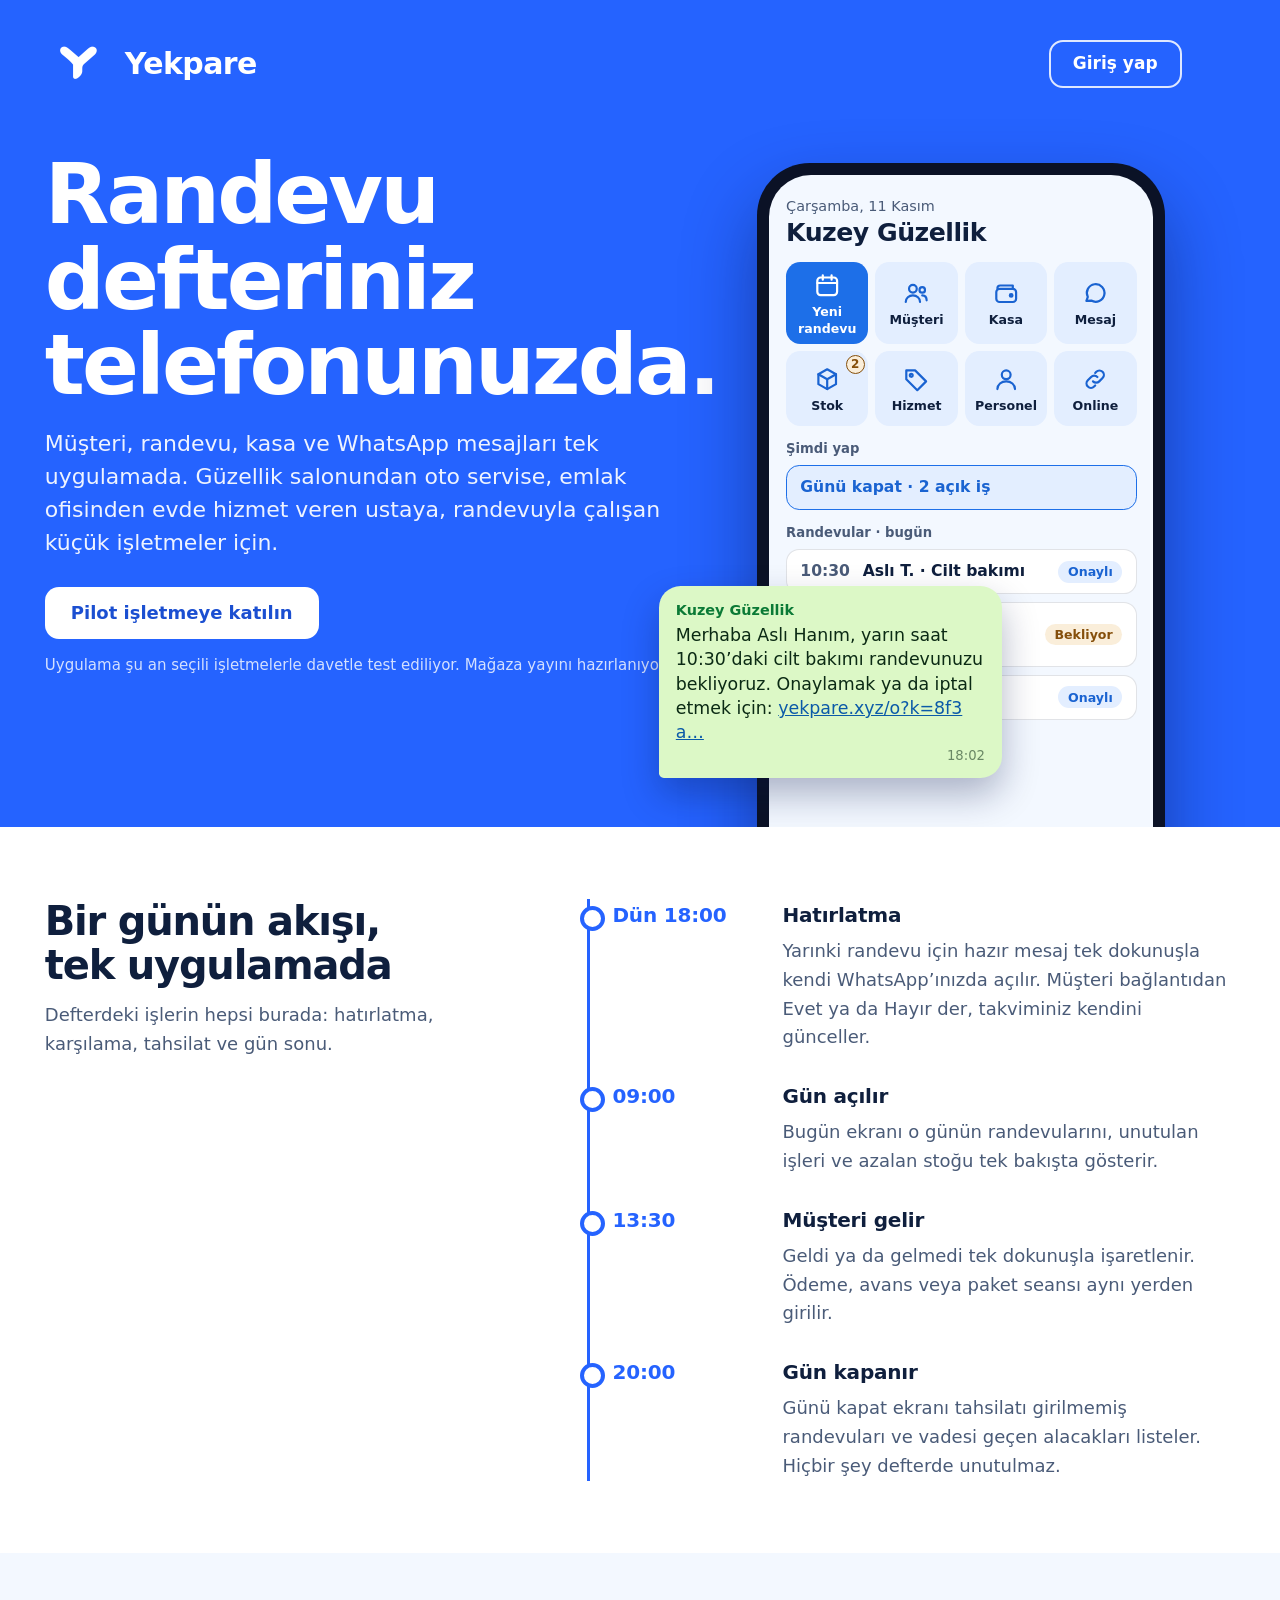
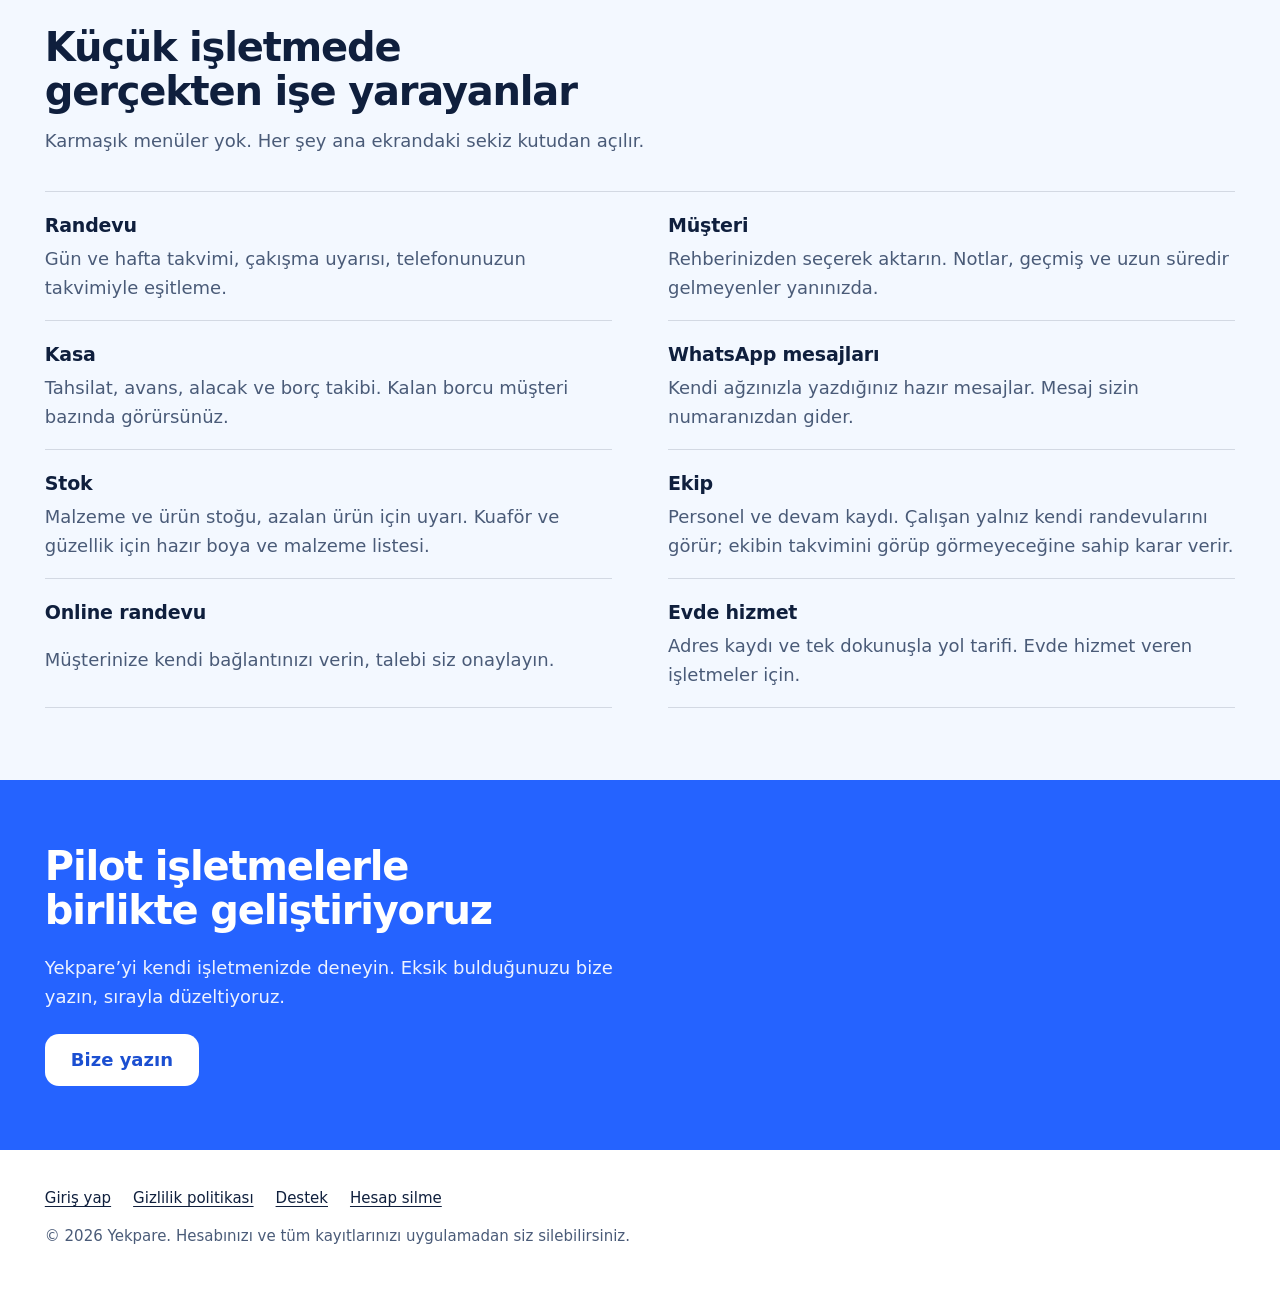
<file: index.html>
<!doctype html>
<html lang="tr">
<head>
<meta charset="utf-8">
<meta name="viewport" content="width=device-width, initial-scale=1">
<title>Yekpare · Küçük işletmeler için randevu, müşteri ve kasa</title>
<meta name="description" content="Yekpare; randevuyla çalışan küçük işletmeler için müşteri, randevu, kasa ve WhatsApp mesajlarını tek uygulamada toplar.">
<meta name="theme-color" content="#2563FF">
<link rel="icon" href="favicon.png">
<style>
:root {
  color-scheme: light dark;
  --marka: #2563FF; --marka-koyu: #1B4FD1; --marka-acik: #E4EDFF;
  --zemin: #FFFFFF; --zemin-alt: #F3F8FF; --metin: #0F1F3D; --ikinci: #4A5B78; --cizgi: rgba(15,31,61,.14);
  --wa: #25D366; --wa-zemin: #DCF8C6; --wa-metin: #0B2A14;
  --uyari: #854F0B; --uyari-zemin: #FAEEDA;
  --yazi: -apple-system, "SF Pro Display", "Segoe UI Variable Display", "Segoe UI", Roboto, system-ui, sans-serif;
}
@media (prefers-color-scheme: dark) {
  :root { --zemin: #0C1424; --zemin-alt: #101B30; --metin: #EAF1FF; --ikinci: #A9B8D3; --cizgi: rgba(255,255,255,.16); --marka-acik: #173A73; }
}
* { box-sizing: border-box; }
html { scroll-behavior: smooth; }
body { margin: 0; background: var(--zemin); color: var(--metin); font: 18px/1.6 var(--yazi); -webkit-text-size-adjust: 100%; }
a { color: inherit; }
:focus-visible { outline: 3px solid #FFC83D; outline-offset: 3px; border-radius: 6px; }
.kap { width: min(1680px, 100% - clamp(40px, 7vw, 160px)); margin-inline: auto; }

/* ---------- Hero: marka mavisi, tam bant ---------- */
.hero { background: var(--marka); color: #fff; overflow: hidden; }
.hero-ic { display: grid; gap: 32px; padding-top: 28px; }
.marka { display: flex; align-items: center; gap: 16px; font-weight: 800; font-size: 30px; letter-spacing: -.02em; text-decoration: none; }
.ust { display: flex; align-items: center; justify-content: space-between; gap: 16px; }
.giris-dugme { display: inline-flex; align-items: center; min-height: 48px; padding: 0 22px; border-radius: 14px; border: 2px solid rgba(255,255,255,.85); color: #fff; font-weight: 700; font-size: 17px; text-decoration: none; white-space: nowrap; }
.giris-dugme:hover { background: rgba(255,255,255,.14); }
.marka img { width: 64px; height: 64px; border-radius: 16px; }
.hero h1 { margin: 0 0 18px; font-size: clamp(38px, 8.4vw, 68px); line-height: 1.02; letter-spacing: -.035em; font-weight: 800; text-wrap: balance; }
.hero p.alt { margin: 0 0 28px; font-size: clamp(18px, 2.6vw, 21px); line-height: 1.5; max-width: 34em; color: rgba(255,255,255,.92); }
.dugme { display: inline-flex; align-items: center; min-height: 52px; padding: 0 26px; border-radius: 14px; background: #fff; color: var(--marka-koyu); font-weight: 700; font-size: 18px; text-decoration: none; }
.dugme:hover { background: #F0F5FF; }
.dugme.koyu { background: var(--marka); color: #fff; }
.dugme.koyu:hover { background: var(--marka-koyu); }
.not { margin: 14px 0 0; font-size: 15px; color: rgba(255,255,255,.8); }

/* telefon + WhatsApp mesajı */
.sahne { position: relative; justify-self: center; width: min(330px, 86%); margin-bottom: -170px; }
.telefon { background: #0B1226; border-radius: 44px; padding: 10px; box-shadow: 0 30px 60px rgba(7,20,70,.45); }
.ekran { background: #F3F8FF; color: #0F1F3D; border-radius: 35px; padding: 18px 14px 220px; font-size: 13px; line-height: 1.35; overflow: hidden; }
.ekran .tarih { font-size: 12px; color: #4A5B78; }
.ekran .ad { font-size: 21px; font-weight: 800; letter-spacing: -.02em; margin-bottom: 10px; }
.izgara { display: grid; grid-template-columns: repeat(4, 1fr); gap: 6px; }
.kutu { position: relative; background: #E3EEFF; border-radius: 12px; min-height: 62px; padding: 8px 2px 6px; display: flex; flex-direction: column; align-items: center; justify-content: center; gap: 4px; font-size: 10.5px; font-weight: 600; text-align: center; color: #0F1F3D; }
.kutu svg { width: 22px; height: 22px; stroke: #1A63D1; }
.kutu.ana { background: #1D6FE8; color: #fff; }
.kutu.ana svg { stroke: #fff; }
.kutu .rozet { position: absolute; top: 3px; right: 3px; min-width: 16px; height: 16px; border-radius: 8px; background: #FAEEDA; border: 1px solid #854F0B; color: #854F0B; font-size: 10px; line-height: 14px; font-weight: 800; }
.seritcik { margin: 12px 0 6px; font-size: 11px; font-weight: 700; color: #4A5B78; }
.gunu-kapat { border: 1.5px solid #1D6FE8; background: #E3EEFF; color: #1A63D1; border-radius: 11px; padding: 9px 11px; font-weight: 700; }
.randevu { display: flex; align-items: center; gap: 10px; background: #fff; border: 1px solid rgba(15,31,61,.12); border-radius: 11px; padding: 9px 11px; margin-top: 6px; }
.randevu b { min-width: 42px; font-weight: 700; color: #4A5B78; }
.randevu span { flex: 1; font-weight: 600; }
.randevu i { font-style: normal; font-size: 10.5px; font-weight: 700; padding: 2px 8px; border-radius: 99px; background: #E3EEFF; color: #1A63D1; }
.randevu i.bekliyor { background: #FAEEDA; color: #854F0B; }

.mesaj { position: absolute; left: -24%; bottom: 182px; width: 84%; background: var(--wa-zemin); color: var(--wa-metin); border-radius: 18px 18px 18px 4px; padding: 12px 14px 10px; font-size: 14.5px; line-height: 1.4; box-shadow: 0 14px 30px rgba(7,20,70,.3); animation: gel .5s .7s both cubic-bezier(.2,.8,.2,1); }
.mesaj .kim { display: block; font-size: 12px; font-weight: 700; color: #0B7A36; margin-bottom: 2px; }
.mesaj u { text-decoration: underline; color: #0B5AA8; word-break: break-all; }
.mesaj small { display: block; text-align: right; font-size: 11px; color: rgba(11,42,20,.55); margin-top: 2px; }
@keyframes gel { from { opacity: 0; transform: translateY(18px) scale(.96); } to { opacity: 1; transform: none; } }

/* ---------- Gövde ---------- */
.bolum { padding: 72px 0; }
.bolum.alt { background: var(--zemin-alt); }
h2 { margin: 0 0 14px; font-size: clamp(28px, 5vw, 40px); line-height: 1.1; letter-spacing: -.03em; font-weight: 800; text-wrap: balance; max-width: 18em; }
.giris { margin: 0 0 36px; color: var(--ikinci); max-width: 36em; }

/* Bir günün akışı: saat damgalı */
.gun { list-style: none; margin: 0; padding: 0; border-left: 3px solid var(--marka); }
.gun li { display: grid; gap: 2px 20px; padding: 0 0 28px 22px; position: relative; }
.gun li:last-child { padding-bottom: 0; }
.gun li::before { content: ""; position: absolute; left: -10px; top: 7px; width: 17px; height: 17px; border-radius: 50%; background: var(--zemin); border: 4px solid var(--marka); }
.bolum.alt .gun li::before { background: var(--zemin-alt); }
.gun time { font-weight: 800; font-size: 20px; letter-spacing: -.01em; color: var(--marka); }
@media (prefers-color-scheme: dark) { .gun time { color: #7FB0FF; } .gun, .gun li::before { border-color: #4B84FF; } }
.gun h3 { margin: 0; font-size: 20px; letter-spacing: -.01em; }
.gun p { margin: 4px 0 0; color: var(--ikinci); max-width: 34em; }

/* Özellikler: kart değil, çizgili düz liste */
.liste { display: grid; grid-template-columns: 1fr; margin: 0; padding: 0; list-style: none; border-top: 1px solid var(--cizgi); }
.liste li { padding: 18px 0; border-bottom: 1px solid var(--cizgi); display: grid; gap: 4px; }
.liste b { font-size: 19px; letter-spacing: -.01em; }
.liste span { color: var(--ikinci); }

.cagri { background: var(--marka); color: #fff; }
.cagri .kap { padding: 64px 0; display: grid; gap: 22px; justify-items: start; }
.cagri h2 { color: #fff; margin: 0; }
.cagri p { margin: 0; max-width: 34em; color: rgba(255,255,255,.92); }

footer { padding: 36px 0 56px; font-size: 15px; color: var(--ikinci); }
footer nav { display: flex; flex-wrap: wrap; gap: 8px 22px; margin-bottom: 14px; }
footer nav a { color: var(--metin); text-underline-offset: 3px; }

@media (min-width: 880px) {
  .hero-ic { grid-template-columns: 1.15fr .85fr; align-items: center; gap: 56px; padding-top: 32px; }
  .ust { grid-column: 1 / -1; }
  .sahne { width: 340px; margin-bottom: -150px; justify-self: end; margin-right: 6%; }
  .hero-yazi { padding-bottom: 150px; }
  .liste { grid-template-columns: 1fr 1fr; column-gap: 56px; }
  .gun li { grid-template-columns: 150px 1fr; }
  .gun li > :nth-child(n+3) { grid-column: 2; }
}
@media (min-width: 1100px) {
  .duzen { display: grid; grid-template-columns: 5fr 7fr; gap: 80px; align-items: start; }
  .duzen .baslik { position: sticky; top: 48px; }
  .duzen .giris { margin-bottom: 0; }
}
@media (min-width: 1200px) {
  .hero h1 { font-size: 84px; }
  .hero p.alt { font-size: 22px; }
  .sahne { zoom: 1.2; margin-right: 4%; }
}
@media (min-width: 1500px) {
  .hero h1 { font-size: 96px; }
  .hero p.alt { font-size: 24px; max-width: 32em; }
  .sahne { zoom: 1.4; }
  .liste { grid-template-columns: 1fr 1fr 1fr; }
  .gun p, .giris { font-size: 20px; }
}
@media (max-width: 879px) {
  .mesaj { left: -4%; width: 88%; bottom: 196px; }
}
@media (prefers-reduced-motion: reduce) { .mesaj { animation: none; } html { scroll-behavior: auto; } }
</style>
</head>
<body>

<svg width="0" height="0" style="position:absolute" aria-hidden="true" focusable="false">
  <defs>
    <symbol id="i-takvim" viewBox="0 0 24 24" fill="none" stroke-width="2" stroke-linecap="round" stroke-linejoin="round"><rect x="3" y="5" width="18" height="16" rx="3"/><path d="M8 3v4M16 3v4M3 10h18"/></symbol>
    <symbol id="i-musteri" viewBox="0 0 24 24" fill="none" stroke-width="2" stroke-linecap="round" stroke-linejoin="round"><circle cx="9" cy="8" r="3.5"/><path d="M2.5 20c0-3.6 2.9-6 6.5-6s6.5 2.4 6.5 6"/><circle cx="17.5" cy="9" r="2.5"/><path d="M17.5 14c2.4 0 4 1.8 4 4.5"/></symbol>
    <symbol id="i-kasa" viewBox="0 0 24 24" fill="none" stroke-width="2" stroke-linecap="round" stroke-linejoin="round"><path d="M4 7.5A2.5 2.5 0 0 1 6.5 5H18v3"/><rect x="3" y="8" width="18" height="12" rx="3"/><circle cx="16.5" cy="14" r="1.2"/></symbol>
    <symbol id="i-mesaj" viewBox="0 0 24 24" fill="none" stroke-width="2" stroke-linecap="round" stroke-linejoin="round"><path d="M4 19l1.3-3.6A8 8 0 1 1 8.4 18.7L4 19z"/></symbol>
    <symbol id="i-stok" viewBox="0 0 24 24" fill="none" stroke-width="2" stroke-linecap="round" stroke-linejoin="round"><path d="M12 3l8 4.5v9L12 21l-8-4.5v-9L12 3z"/><path d="M4 7.5l8 4.5 8-4.5M12 12v9"/></symbol>
    <symbol id="i-hizmet" viewBox="0 0 24 24" fill="none" stroke-width="2" stroke-linecap="round" stroke-linejoin="round"><path d="M3 12V4h8l10 10-8 8L3 12z"/><circle cx="7.5" cy="8.5" r="1.3"/></symbol>
    <symbol id="i-personel" viewBox="0 0 24 24" fill="none" stroke-width="2" stroke-linecap="round" stroke-linejoin="round"><circle cx="12" cy="8" r="4"/><path d="M4 21c0-4.2 3.6-7 8-7s8 2.8 8 7"/></symbol>
    <symbol id="i-link" viewBox="0 0 24 24" fill="none" stroke-width="2" stroke-linecap="round" stroke-linejoin="round"><path d="M10 14a4 4 0 0 0 5.7 0l3-3a4 4 0 0 0-5.7-5.7l-1 1"/><path d="M14 10a4 4 0 0 0-5.7 0l-3 3A4 4 0 0 0 11 18.7l1-1"/></symbol>
  </defs>
</svg>

<header class="hero">
  <div class="kap hero-ic">
    <div class="ust">
      <a class="marka" href="./" aria-label="Yekpare ana sayfa"><img src="ikon.png" alt="" width="64" height="64">Yekpare</a>
      <a class="giris-dugme" href="https://app.yekpare.xyz/">Giriş yap</a>
    </div>
    <div class="hero-yazi">
      <h1>Randevu defteriniz telefonunuzda.</h1>
      <p class="alt">Müşteri, randevu, kasa ve WhatsApp mesajları tek uygulamada. Güzellik salonundan oto servise, emlak ofisinden evde hizmet veren ustaya, randevuyla çalışan küçük işletmeler için.</p>
      <a class="dugme" href="mailto:cagriozzturk@gmail.com?subject=Yekpare%20pilot%20isletme">Pilot işletmeye katılın</a>
      <p class="not">Uygulama şu an seçili işletmelerle davetle test ediliyor. Mağaza yayını hazırlanıyor.</p>
    </div>
    <div class="sahne">
      <div class="telefon" role="img" aria-label="Yekpare uygulamasının Bugün ekranı: sekiz kısayol kutusu, günü kapatma kartı ve bugünün randevuları.">
        <div class="ekran" aria-hidden="true">
          <div class="tarih">Çarşamba, 11 Kasım</div>
          <div class="ad">Kuzey Güzellik</div>
          <div class="izgara">
            <div class="kutu ana"><svg><use href="#i-takvim"/></svg>Yeni randevu</div>
            <div class="kutu"><svg><use href="#i-musteri"/></svg>Müşteri</div>
            <div class="kutu"><svg><use href="#i-kasa"/></svg>Kasa</div>
            <div class="kutu"><svg><use href="#i-mesaj"/></svg>Mesaj</div>
            <div class="kutu"><svg><use href="#i-stok"/></svg>Stok<span class="rozet">2</span></div>
            <div class="kutu"><svg><use href="#i-hizmet"/></svg>Hizmet</div>
            <div class="kutu"><svg><use href="#i-personel"/></svg>Personel</div>
            <div class="kutu"><svg><use href="#i-link"/></svg>Online</div>
          </div>
          <div class="seritcik">Şimdi yap</div>
          <div class="gunu-kapat">Günü kapat · 2 açık iş</div>
          <div class="seritcik">Randevular · bugün</div>
          <div class="randevu"><b>10:30</b><span>Aslı T. · Cilt bakımı</span><i>Onaylı</i></div>
          <div class="randevu"><b>14:00</b><span>Merve K. · Saç boyama</span><i class="bekliyor">Bekliyor</i></div>
          <div class="randevu"><b>16:30</b><span>Elif S. · Manikür</span><i>Onaylı</i></div>
        </div>
      </div>
      <div class="mesaj" role="img" aria-label="Örnek WhatsApp hatırlatma mesajı">
        <span class="kim">Kuzey Güzellik</span>
        Merhaba Aslı Hanım, yarın saat 10:30’daki cilt bakımı randevunuzu bekliyoruz. Onaylamak ya da iptal etmek için: <u>yekpare.xyz/o?k=8f3a…</u>
        <small>18:02</small>
      </div>
    </div>
  </div>
</header>

<main>
  <section class="bolum">
    <div class="kap duzen">
      <div class="baslik">
        <h2>Bir günün akışı, tek uygulamada</h2>
        <p class="giris">Defterdeki işlerin hepsi burada: hatırlatma, karşılama, tahsilat ve gün sonu.</p>
      </div>
      <ol class="gun">
        <li><time>Dün 18:00</time><h3>Hatırlatma</h3><p>Yarınki randevu için hazır mesaj tek dokunuşla kendi WhatsApp’ınızda açılır. Müşteri bağlantıdan Evet ya da Hayır der, takviminiz kendini günceller.</p></li>
        <li><time>09:00</time><h3>Gün açılır</h3><p>Bugün ekranı o günün randevularını, unutulan işleri ve azalan stoğu tek bakışta gösterir.</p></li>
        <li><time>13:30</time><h3>Müşteri gelir</h3><p>Geldi ya da gelmedi tek dokunuşla işaretlenir. Ödeme, avans veya paket seansı aynı yerden girilir.</p></li>
        <li><time>20:00</time><h3>Gün kapanır</h3><p>Günü kapat ekranı tahsilatı girilmemiş randevuları ve vadesi geçen alacakları listeler. Hiçbir şey defterde unutulmaz.</p></li>
      </ol>
    </div>
  </section>

  <section class="bolum alt">
    <div class="kap">
      <h2>Küçük işletmede gerçekten işe yarayanlar</h2>
      <p class="giris">Karmaşık menüler yok. Her şey ana ekrandaki sekiz kutudan açılır.</p>
      <ul class="liste">
        <li><b>Randevu</b><span>Gün ve hafta takvimi, çakışma uyarısı, telefonunuzun takvimiyle eşitleme.</span></li>
        <li><b>Müşteri</b><span>Rehberinizden seçerek aktarın. Notlar, geçmiş ve uzun süredir gelmeyenler yanınızda.</span></li>
        <li><b>Kasa</b><span>Tahsilat, avans, alacak ve borç takibi. Kalan borcu müşteri bazında görürsünüz.</span></li>
        <li><b>WhatsApp mesajları</b><span>Kendi ağzınızla yazdığınız hazır mesajlar. Mesaj sizin numaranızdan gider.</span></li>
        <li><b>Stok</b><span>Malzeme ve ürün stoğu, azalan ürün için uyarı. Kuaför ve güzellik için hazır boya ve malzeme listesi.</span></li>
        <li><b>Ekip</b><span>Personel ve devam kaydı. Çalışan yalnız kendi randevularını görür; ekibin takvimini görüp görmeyeceğine sahip karar verir.</span></li>
        <li><b>Online randevu</b><span>Müşterinize kendi bağlantınızı verin, talebi siz onaylayın.</span></li>
        <li><b>Evde hizmet</b><span>Adres kaydı ve tek dokunuşla yol tarifi. Evde hizmet veren işletmeler için.</span></li>
      </ul>
    </div>
  </section>

  <section class="cagri">
    <div class="kap">
      <h2>Pilot işletmelerle birlikte geliştiriyoruz</h2>
      <p>Yekpare’yi kendi işletmenizde deneyin. Eksik bulduğunuzu bize yazın, sırayla düzeltiyoruz.</p>
      <a class="dugme" href="mailto:cagriozzturk@gmail.com?subject=Yekpare%20pilot%20isletme">Bize yazın</a>
    </div>
  </section>
</main>

<footer>
  <div class="kap">
    <nav aria-label="Alt bağlantılar">
      <a href="https://app.yekpare.xyz/">Giriş yap</a>
      <a href="gizlilik.html">Gizlilik politikası</a>
      <a href="destek.html">Destek</a>
      <a href="hesap-silme.html">Hesap silme</a>
    </nav>
    <div>© 2026 Yekpare. Hesabınızı ve tüm kayıtlarınızı uygulamadan siz silebilirsiniz.</div>
  </div>
</footer>

</body>
</html>
</file>
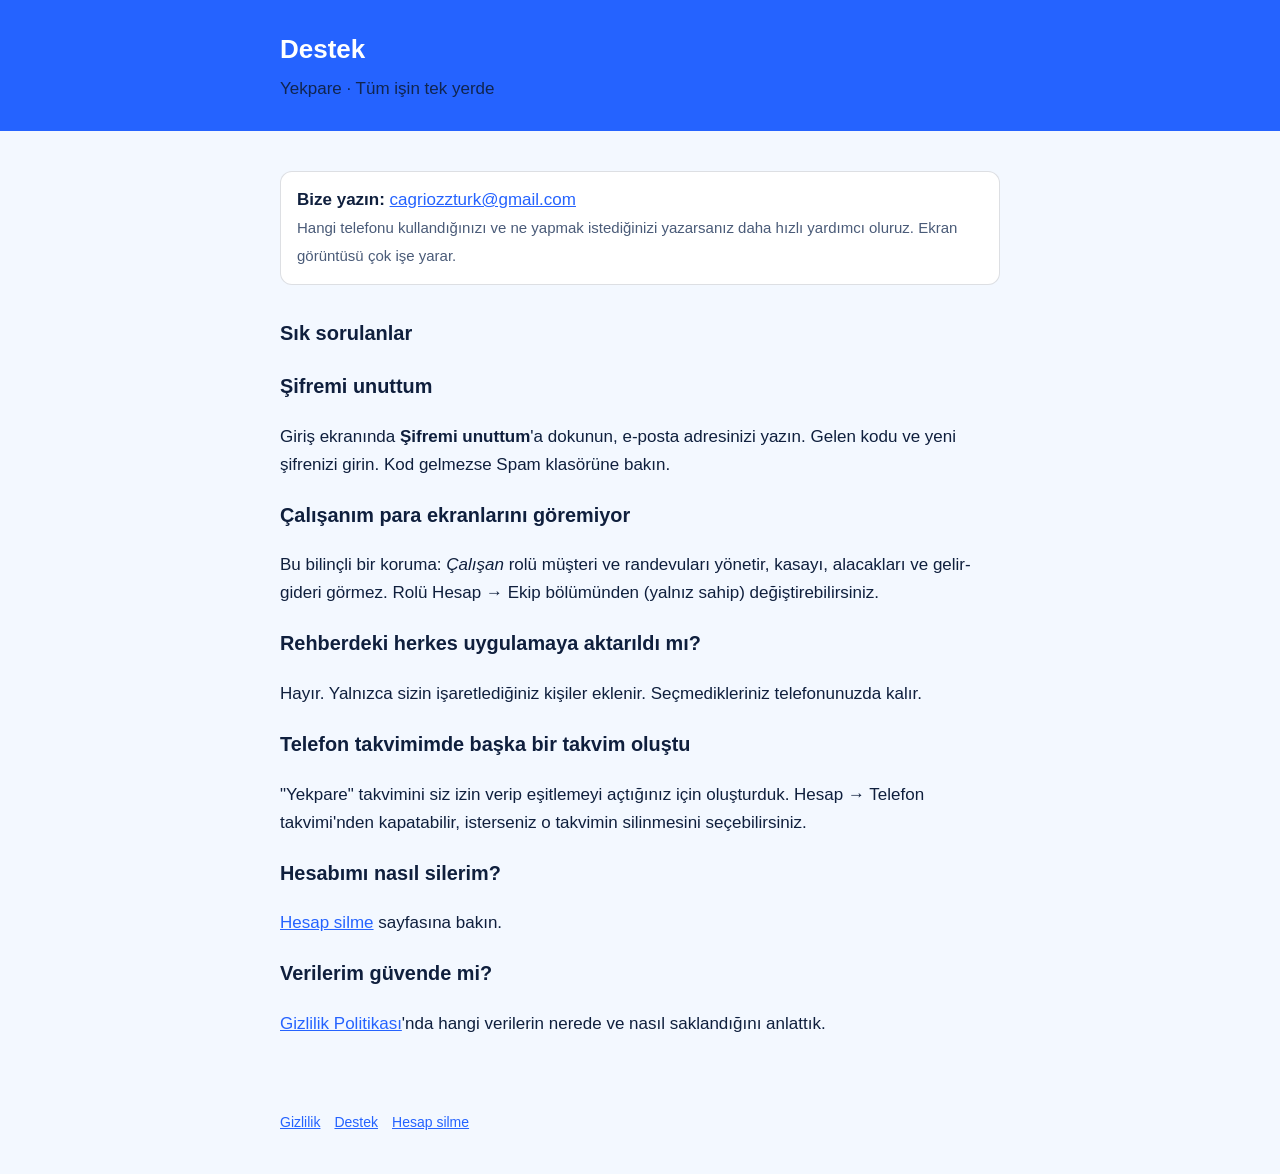
<file: destek.html>
<!doctype html>
<html lang="tr">
<head>
<meta charset="utf-8">
<meta name="viewport" content="width=device-width, initial-scale=1">
<title>Yekpare — Destek</title>
<meta name="description" content="Yekpare için sık sorulan sorular ve destek iletişim bilgileri.">
<link rel="stylesheet" href="stil.css">
</head>
<body>
<header><div class="kap"><h1>Destek</h1><p>Yekpare · Tüm işin tek yerde</p></div></header>
<main>
<div class="kutu"><strong>Bize yazın:</strong> <a href="mailto:cagriozzturk@gmail.com">cagriozzturk@gmail.com</a><br><span class="soluk">Hangi telefonu kullandığınızı ve ne yapmak istediğinizi yazarsanız daha hızlı yardımcı oluruz. Ekran görüntüsü çok işe yarar.</span></div>

<h2>Sık sorulanlar</h2>
<h3>Şifremi unuttum</h3>
<p>Giriş ekranında <strong>Şifremi unuttum</strong>'a dokunun, e-posta adresinizi yazın. Gelen kodu ve yeni şifrenizi girin. Kod gelmezse Spam klasörüne bakın.</p>
<h3>Çalışanım para ekranlarını göremiyor</h3>
<p>Bu bilinçli bir koruma: <em>Çalışan</em> rolü müşteri ve randevuları yönetir, kasayı, alacakları ve gelir-gideri görmez. Rolü Hesap → Ekip bölümünden (yalnız sahip) değiştirebilirsiniz.</p>
<h3>Rehberdeki herkes uygulamaya aktarıldı mı?</h3>
<p>Hayır. Yalnızca sizin işaretlediğiniz kişiler eklenir. Seçmedikleriniz telefonunuzda kalır.</p>
<h3>Telefon takvimimde başka bir takvim oluştu</h3>
<p>"Yekpare" takvimini siz izin verip eşitlemeyi açtığınız için oluşturduk. Hesap → Telefon takvimi'nden kapatabilir, isterseniz o takvimin silinmesini seçebilirsiniz.</p>
<h3>Hesabımı nasıl silerim?</h3>
<p><a href="hesap-silme.html">Hesap silme</a> sayfasına bakın.</p>
<h3>Verilerim güvende mi?</h3>
<p><a href="gizlilik.html">Gizlilik Politikası</a>'nda hangi verilerin nerede ve nasıl saklandığını anlattık.</p>
</main>
<footer><nav><a href="gizlilik.html">Gizlilik</a><a href="destek.html">Destek</a><a href="hesap-silme.html">Hesap silme</a></nav></footer>
</body>
</html>
</file>
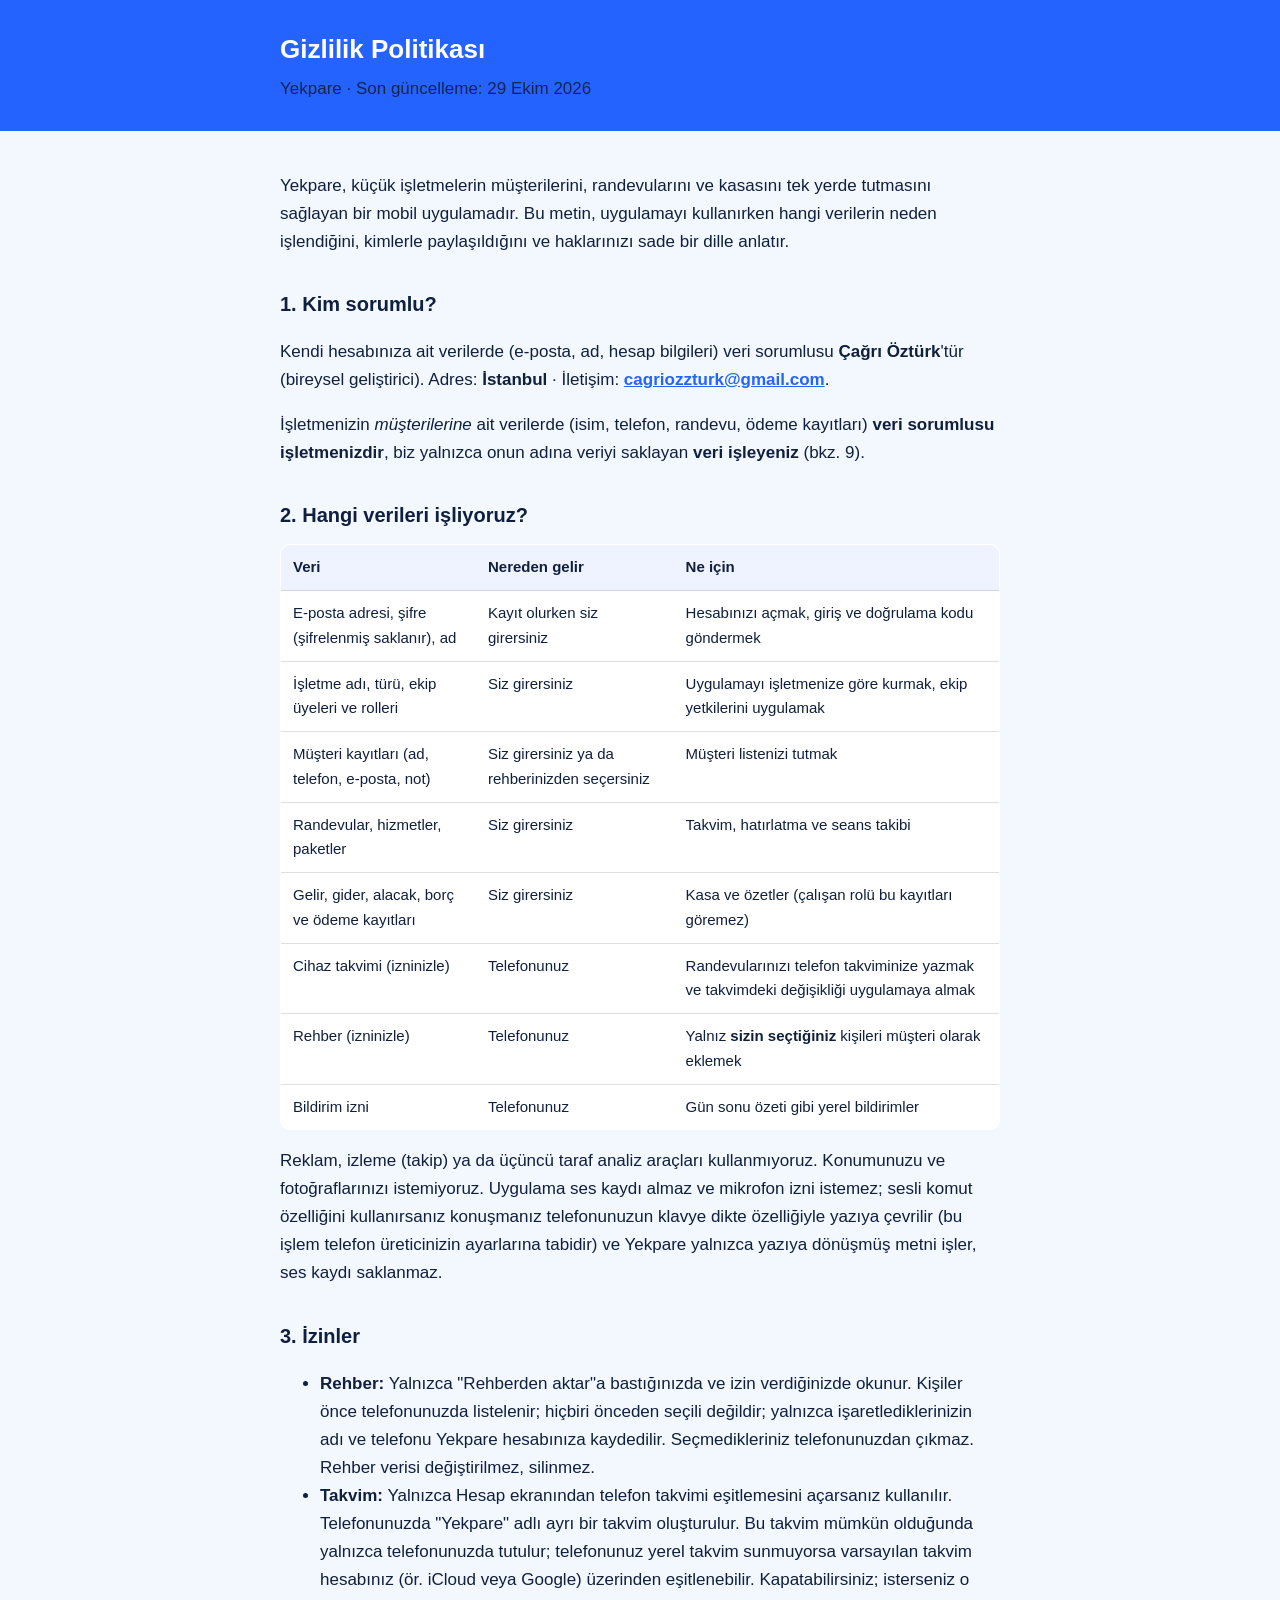
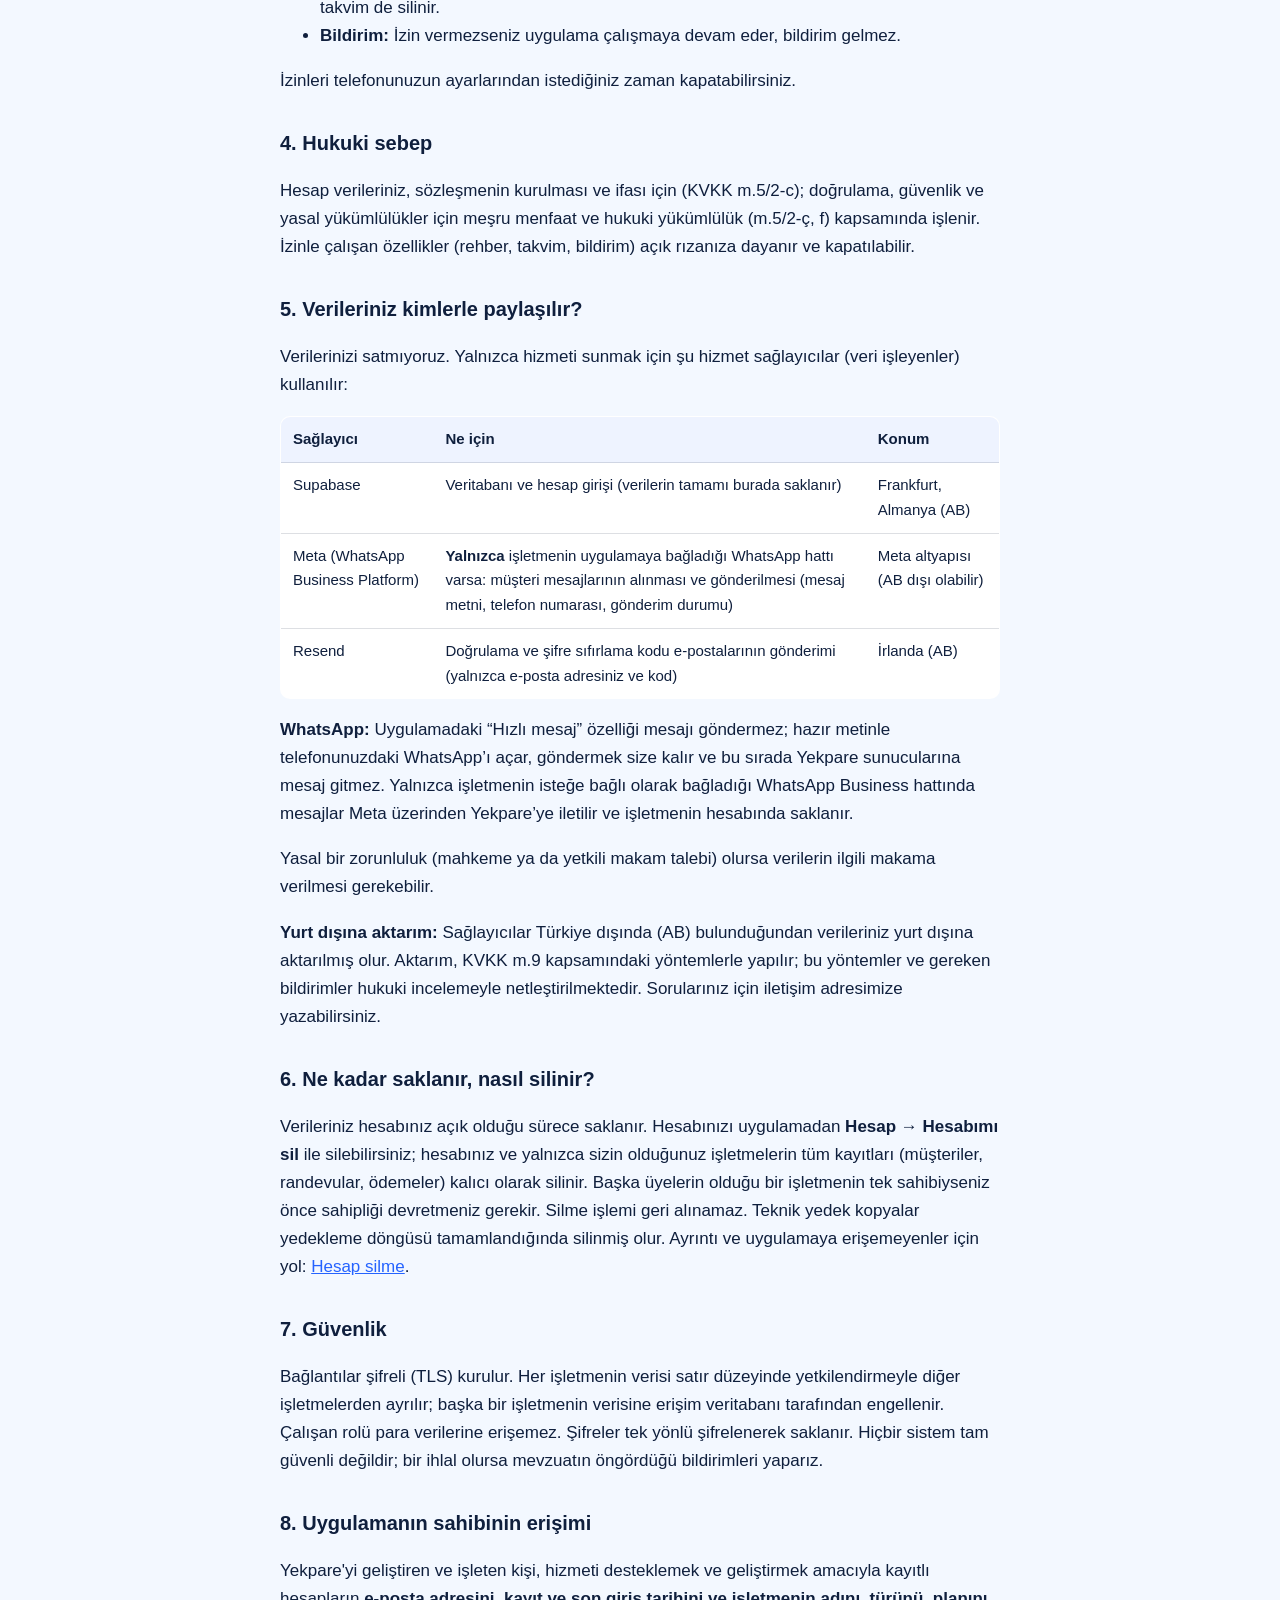
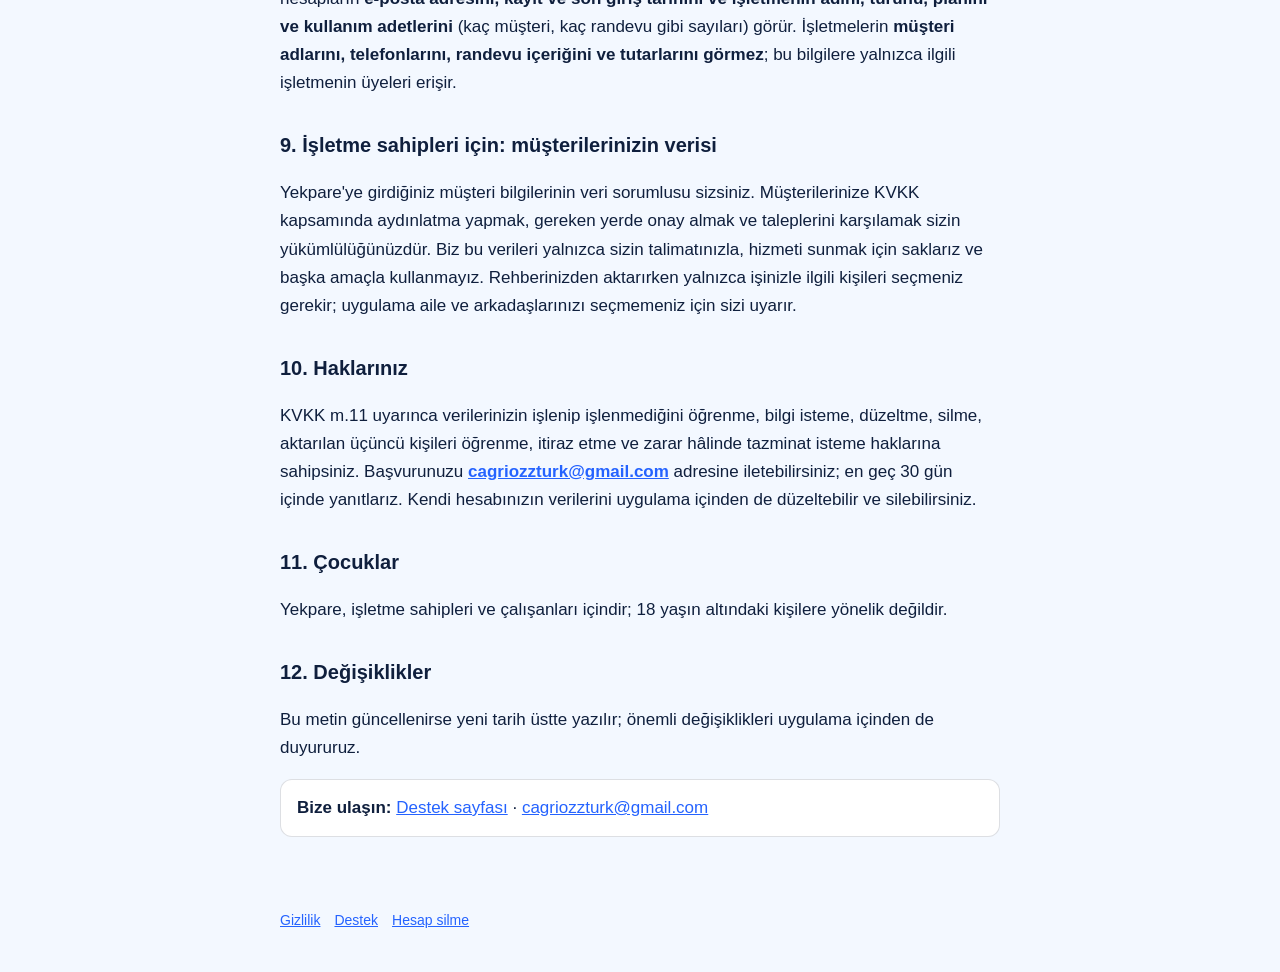
<file: gizlilik.html>
<!doctype html>
<html lang="tr">
<head>
<meta charset="utf-8">
<meta name="viewport" content="width=device-width, initial-scale=1">
<title>Yekpare — Gizlilik Politikası</title>
<meta name="description" content="Yekpare uygulamasının hangi verileri neden işlediği, kimlerle paylaştığı ve haklarınız.">
<link rel="stylesheet" href="stil.css">
</head>
<body>
<header><div class="kap"><h1>Gizlilik Politikası</h1><p>Yekpare · Son güncelleme: 29 Ekim 2026</p></div></header>
<main>
<p>Yekpare, küçük işletmelerin müşterilerini, randevularını ve kasasını tek yerde tutmasını sağlayan bir mobil uygulamadır. Bu metin, uygulamayı kullanırken hangi verilerin neden işlendiğini, kimlerle paylaşıldığını ve haklarınızı sade bir dille anlatır.</p>

<h2>1. Kim sorumlu?</h2>
<p>Kendi hesabınıza ait verilerde (e-posta, ad, hesap bilgileri) veri sorumlusu <strong>Çağrı Öztürk</strong>'tür (bireysel geliştirici). Adres: <strong>İstanbul</strong> · İletişim: <strong><a href="mailto:cagriozzturk@gmail.com">cagriozzturk@gmail.com</a></strong>.</p>
<p>İşletmenizin <em>müşterilerine</em> ait verilerde (isim, telefon, randevu, ödeme kayıtları) <strong>veri sorumlusu işletmenizdir</strong>, biz yalnızca onun adına veriyi saklayan <strong>veri işleyeniz</strong> (bkz. 9).</p>

<h2>2. Hangi verileri işliyoruz?</h2>
<table>
<tr><th>Veri</th><th>Nereden gelir</th><th>Ne için</th></tr>
<tr><td>E-posta adresi, şifre (şifrelenmiş saklanır), ad</td><td>Kayıt olurken siz girersiniz</td><td>Hesabınızı açmak, giriş ve doğrulama kodu göndermek</td></tr>
<tr><td>İşletme adı, türü, ekip üyeleri ve rolleri</td><td>Siz girersiniz</td><td>Uygulamayı işletmenize göre kurmak, ekip yetkilerini uygulamak</td></tr>
<tr><td>Müşteri kayıtları (ad, telefon, e-posta, not)</td><td>Siz girersiniz ya da rehberinizden seçersiniz</td><td>Müşteri listenizi tutmak</td></tr>
<tr><td>Randevular, hizmetler, paketler</td><td>Siz girersiniz</td><td>Takvim, hatırlatma ve seans takibi</td></tr>
<tr><td>Gelir, gider, alacak, borç ve ödeme kayıtları</td><td>Siz girersiniz</td><td>Kasa ve özetler (çalışan rolü bu kayıtları göremez)</td></tr>
<tr><td>Cihaz takvimi (izninizle)</td><td>Telefonunuz</td><td>Randevularınızı telefon takviminize yazmak ve takvimdeki değişikliği uygulamaya almak</td></tr>
<tr><td>Rehber (izninizle)</td><td>Telefonunuz</td><td>Yalnız <strong>sizin seçtiğiniz</strong> kişileri müşteri olarak eklemek</td></tr>
<tr><td>Bildirim izni</td><td>Telefonunuz</td><td>Gün sonu özeti gibi yerel bildirimler</td></tr>
</table>
<p>Reklam, izleme (takip) ya da üçüncü taraf analiz araçları kullanmıyoruz. Konumunuzu ve fotoğraflarınızı istemiyoruz. Uygulama ses kaydı almaz ve mikrofon izni istemez; sesli komut özelliğini kullanırsanız konuşmanız telefonunuzun klavye dikte özelliğiyle yazıya çevrilir (bu işlem telefon üreticinizin ayarlarına tabidir) ve Yekpare yalnızca yazıya dönüşmüş metni işler, ses kaydı saklanmaz.</p>

<h2>3. İzinler</h2>
<ul>
<li><strong>Rehber:</strong> Yalnızca "Rehberden aktar"a bastığınızda ve izin verdiğinizde okunur. Kişiler önce telefonunuzda listelenir; hiçbiri önceden seçili değildir; yalnızca işaretlediklerinizin adı ve telefonu Yekpare hesabınıza kaydedilir. Seçmedikleriniz telefonunuzdan çıkmaz. Rehber verisi değiştirilmez, silinmez.</li>
<li><strong>Takvim:</strong> Yalnızca Hesap ekranından telefon takvimi eşitlemesini açarsanız kullanılır. Telefonunuzda "Yekpare" adlı ayrı bir takvim oluşturulur. Bu takvim mümkün olduğunda yalnızca telefonunuzda tutulur; telefonunuz yerel takvim sunmuyorsa varsayılan takvim hesabınız (ör. iCloud veya Google) üzerinden eşitlenebilir. Kapatabilirsiniz; isterseniz o takvim de silinir.</li>
<li><strong>Bildirim:</strong> İzin vermezseniz uygulama çalışmaya devam eder, bildirim gelmez.</li>
</ul>
<p>İzinleri telefonunuzun ayarlarından istediğiniz zaman kapatabilirsiniz.</p>

<h2>4. Hukuki sebep</h2>
<p>Hesap verileriniz, sözleşmenin kurulması ve ifası için (KVKK m.5/2-c); doğrulama, güvenlik ve yasal yükümlülükler için meşru menfaat ve hukuki yükümlülük (m.5/2-ç, f) kapsamında işlenir. İzinle çalışan özellikler (rehber, takvim, bildirim) açık rızanıza dayanır ve kapatılabilir.</p>

<h2>5. Verileriniz kimlerle paylaşılır?</h2>
<p>Verilerinizi satmıyoruz. Yalnızca hizmeti sunmak için şu hizmet sağlayıcılar (veri işleyenler) kullanılır:</p>
<table>
<tr><th>Sağlayıcı</th><th>Ne için</th><th>Konum</th></tr>
<tr><td>Supabase</td><td>Veritabanı ve hesap girişi (verilerin tamamı burada saklanır)</td><td>Frankfurt, Almanya (AB)</td></tr>
<tr><td>Meta (WhatsApp Business Platform)</td><td><strong>Yalnızca</strong> işletmenin uygulamaya bağladığı WhatsApp hattı varsa: müşteri mesajlarının alınması ve gönderilmesi (mesaj metni, telefon numarası, gönderim durumu)</td><td>Meta altyapısı (AB dışı olabilir)</td></tr>
<tr><td>Resend</td><td>Doğrulama ve şifre sıfırlama kodu e-postalarının gönderimi (yalnızca e-posta adresiniz ve kod)</td><td>İrlanda (AB)</td></tr>
</table>
<p><strong>WhatsApp:</strong> Uygulamadaki “Hızlı mesaj” özelliği mesajı göndermez; hazır metinle telefonunuzdaki WhatsApp’ı açar, göndermek size kalır ve bu sırada Yekpare sunucularına mesaj gitmez. Yalnızca işletmenin isteğe bağlı olarak bağladığı WhatsApp Business hattında mesajlar Meta üzerinden Yekpare’ye iletilir ve işletmenin hesabında saklanır.</p>
<p>Yasal bir zorunluluk (mahkeme ya da yetkili makam talebi) olursa verilerin ilgili makama verilmesi gerekebilir.</p>
<p><strong>Yurt dışına aktarım:</strong> Sağlayıcılar Türkiye dışında (AB) bulunduğundan verileriniz yurt dışına aktarılmış olur. Aktarım, KVKK m.9 kapsamındaki yöntemlerle yapılır; bu yöntemler ve gereken bildirimler hukuki incelemeyle netleştirilmektedir. Sorularınız için iletişim adresimize yazabilirsiniz.</p>

<h2>6. Ne kadar saklanır, nasıl silinir?</h2>
<p>Verileriniz hesabınız açık olduğu sürece saklanır. Hesabınızı uygulamadan <strong>Hesap → Hesabımı sil</strong> ile silebilirsiniz; hesabınız ve yalnızca sizin olduğunuz işletmelerin tüm kayıtları (müşteriler, randevular, ödemeler) kalıcı olarak silinir. Başka üyelerin olduğu bir işletmenin tek sahibiyseniz önce sahipliği devretmeniz gerekir. Silme işlemi geri alınamaz. Teknik yedek kopyalar yedekleme döngüsü tamamlandığında silinmiş olur. Ayrıntı ve uygulamaya erişemeyenler için yol: <a href="hesap-silme.html">Hesap silme</a>.</p>

<h2>7. Güvenlik</h2>
<p>Bağlantılar şifreli (TLS) kurulur. Her işletmenin verisi satır düzeyinde yetkilendirmeyle diğer işletmelerden ayrılır; başka bir işletmenin verisine erişim veritabanı tarafından engellenir. Çalışan rolü para verilerine erişemez. Şifreler tek yönlü şifrelenerek saklanır. Hiçbir sistem tam güvenli değildir; bir ihlal olursa mevzuatın öngördüğü bildirimleri yaparız.</p>

<h2>8. Uygulamanın sahibinin erişimi</h2>
<p>Yekpare'yi geliştiren ve işleten kişi, hizmeti desteklemek ve geliştirmek amacıyla kayıtlı hesapların <strong>e-posta adresini, kayıt ve son giriş tarihini ve işletmenin adını, türünü, planını ve kullanım adetlerini</strong> (kaç müşteri, kaç randevu gibi sayıları) görür. İşletmelerin <strong>müşteri adlarını, telefonlarını, randevu içeriğini ve tutarlarını görmez</strong>; bu bilgilere yalnızca ilgili işletmenin üyeleri erişir.</p>

<h2>9. İşletme sahipleri için: müşterilerinizin verisi</h2>
<p>Yekpare'ye girdiğiniz müşteri bilgilerinin veri sorumlusu sizsiniz. Müşterilerinize KVKK kapsamında aydınlatma yapmak, gereken yerde onay almak ve taleplerini karşılamak sizin yükümlülüğünüzdür. Biz bu verileri yalnızca sizin talimatınızla, hizmeti sunmak için saklarız ve başka amaçla kullanmayız. Rehberinizden aktarırken yalnızca işinizle ilgili kişileri seçmeniz gerekir; uygulama aile ve arkadaşlarınızı seçmemeniz için sizi uyarır.</p>

<h2>10. Haklarınız</h2>
<p>KVKK m.11 uyarınca verilerinizin işlenip işlenmediğini öğrenme, bilgi isteme, düzeltme, silme, aktarılan üçüncü kişileri öğrenme, itiraz etme ve zarar hâlinde tazminat isteme haklarına sahipsiniz. Başvurunuzu <strong><a href="mailto:cagriozzturk@gmail.com">cagriozzturk@gmail.com</a></strong> adresine iletebilirsiniz; en geç 30 gün içinde yanıtlarız. Kendi hesabınızın verilerini uygulama içinden de düzeltebilir ve silebilirsiniz.</p>

<h2>11. Çocuklar</h2>
<p>Yekpare, işletme sahipleri ve çalışanları içindir; 18 yaşın altındaki kişilere yönelik değildir.</p>

<h2>12. Değişiklikler</h2>
<p>Bu metin güncellenirse yeni tarih üstte yazılır; önemli değişiklikleri uygulama içinden de duyururuz.</p>

<div class="kutu"><strong>Bize ulaşın:</strong> <a href="destek.html">Destek sayfası</a> · <a href="mailto:cagriozzturk@gmail.com">cagriozzturk@gmail.com</a></div>
</main>
<footer><nav><a href="gizlilik.html">Gizlilik</a><a href="destek.html">Destek</a><a href="hesap-silme.html">Hesap silme</a></nav></footer>
</body>
</html>
</file>
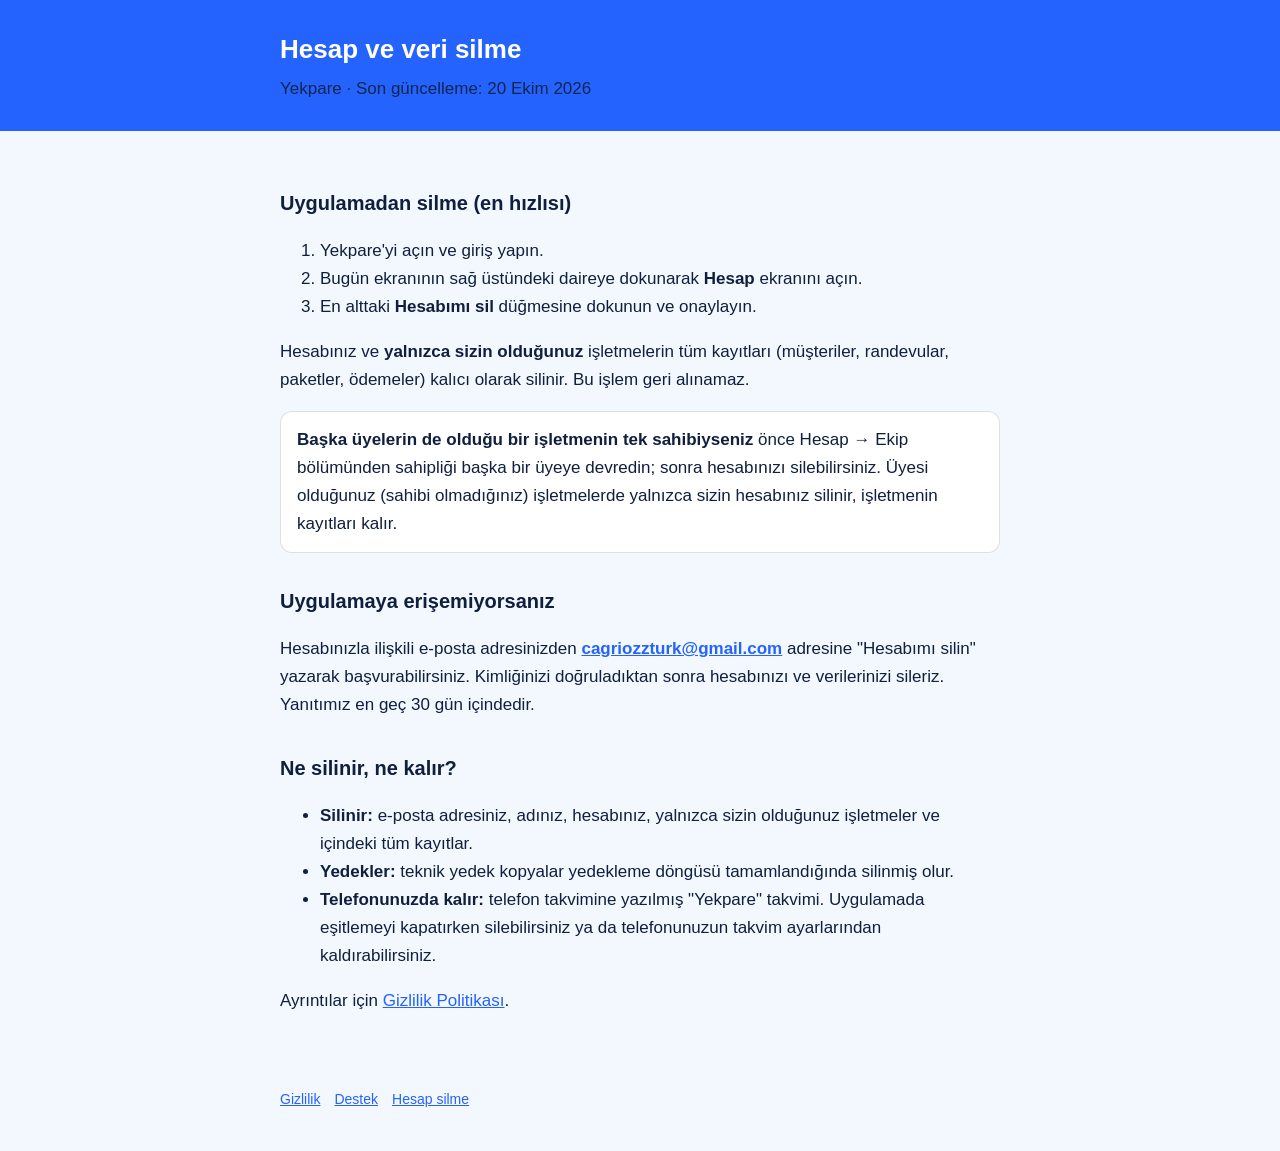
<file: hesap-silme.html>
<!doctype html>
<html lang="tr">
<head>
<meta charset="utf-8">
<meta name="viewport" content="width=device-width, initial-scale=1">
<title>Yekpare — Hesap ve veri silme</title>
<meta name="description" content="Yekpare hesabınızı ve verilerinizi nasıl silebileceğinizi anlatır.">
<link rel="stylesheet" href="stil.css">
</head>
<body>
<header><div class="kap"><h1>Hesap ve veri silme</h1><p>Yekpare · Son güncelleme: 20 Ekim 2026</p></div></header>
<main>
<h2>Uygulamadan silme (en hızlısı)</h2>
<ol>
<li>Yekpare'yi açın ve giriş yapın.</li>
<li>Bugün ekranının sağ üstündeki daireye dokunarak <strong>Hesap</strong> ekranını açın.</li>
<li>En alttaki <strong>Hesabımı sil</strong> düğmesine dokunun ve onaylayın.</li>
</ol>
<p>Hesabınız ve <strong>yalnızca sizin olduğunuz</strong> işletmelerin tüm kayıtları (müşteriler, randevular, paketler, ödemeler) kalıcı olarak silinir. Bu işlem geri alınamaz.</p>

<div class="kutu"><strong>Başka üyelerin de olduğu bir işletmenin tek sahibiyseniz</strong> önce Hesap → Ekip bölümünden sahipliği başka bir üyeye devredin; sonra hesabınızı silebilirsiniz. Üyesi olduğunuz (sahibi olmadığınız) işletmelerde yalnızca sizin hesabınız silinir, işletmenin kayıtları kalır.</div>

<h2>Uygulamaya erişemiyorsanız</h2>
<p>Hesabınızla ilişkili e-posta adresinizden <strong><a href="mailto:cagriozzturk@gmail.com">cagriozzturk@gmail.com</a></strong> adresine "Hesabımı silin" yazarak başvurabilirsiniz. Kimliğinizi doğruladıktan sonra hesabınızı ve verilerinizi sileriz. Yanıtımız en geç 30 gün içindedir.</p>

<h2>Ne silinir, ne kalır?</h2>
<ul>
<li><strong>Silinir:</strong> e-posta adresiniz, adınız, hesabınız, yalnızca sizin olduğunuz işletmeler ve içindeki tüm kayıtlar.</li>
<li><strong>Yedekler:</strong> teknik yedek kopyalar yedekleme döngüsü tamamlandığında silinmiş olur.</li>
<li><strong>Telefonunuzda kalır:</strong> telefon takvimine yazılmış "Yekpare" takvimi. Uygulamada eşitlemeyi kapatırken silebilirsiniz ya da telefonunuzun takvim ayarlarından kaldırabilirsiniz.</li>
</ul>
<p>Ayrıntılar için <a href="gizlilik.html">Gizlilik Politikası</a>.</p>
</main>
<footer><nav><a href="gizlilik.html">Gizlilik</a><a href="destek.html">Destek</a><a href="hesap-silme.html">Hesap silme</a></nav></footer>
</body>
</html>
</file>
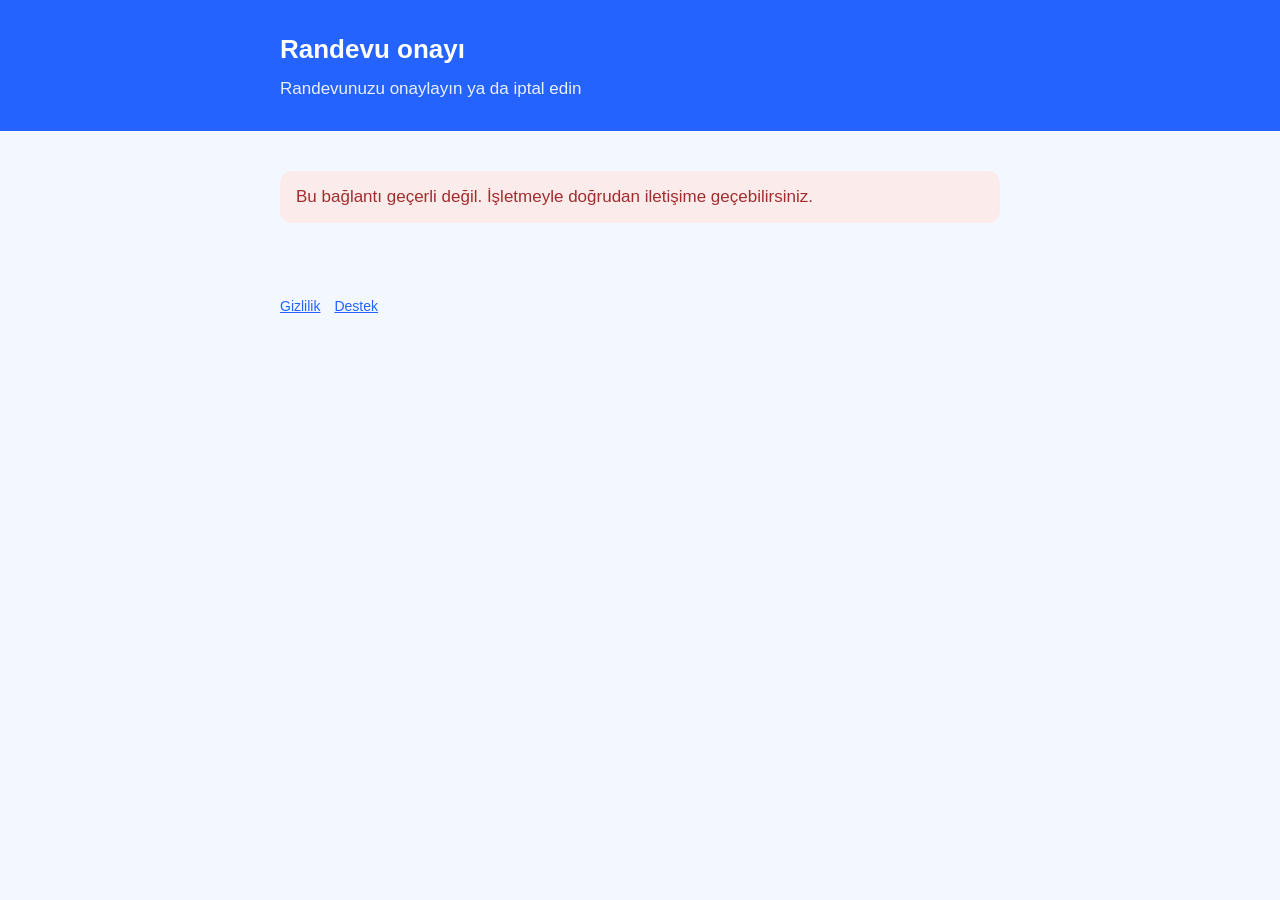
<file: o.html>
<!doctype html>
<html lang="tr">
<head>
<meta charset="utf-8">
<meta name="viewport" content="width=device-width, initial-scale=1">
<meta name="robots" content="noindex">
<meta name="referrer" content="no-referrer">
<meta property="og:title" content="Randevu onayı">
<meta property="og:description" content="Randevunuzu onaylamak ya da iptal etmek için dokunun.">
<meta property="og:type" content="website">
<title>Randevu onayı</title>
<link rel="stylesheet" href="stil.css">
<style>
  .buyuk { font-size:22px; font-weight:700; margin:4px 0; }
  button { font:inherit; font-weight:700; width:100%; margin-top:14px; padding:16px; border:0; border-radius:12px; cursor:pointer; }
  button:disabled { opacity:.6; cursor:default; }
  .evet { background:var(--marka); color:#fff; }
  .hayir { background:var(--yuzey); color:var(--metin); border:1px solid var(--cizgi); }
  .iptal { background:#A32D2D; color:#fff; }
  .hata { background:#FCEBEB; color:#A32D2D; border-radius:12px; padding:12px 16px; margin:16px 0; }
  .tamam { background:#EAF3DE; color:#3B6D11; border-radius:12px; padding:16px; margin:16px 0; }
  .bilgi { background:var(--yuzey); border:1px solid var(--cizgi); border-radius:12px; padding:16px; margin:16px 0; }
  header p { color:#fff; }
  [hidden] { display:none !important; }
</style>
</head>
<body>
<header><div class="kap"><h1 id="baslik">Randevu onayı</h1><p>Randevunuzu onaylayın ya da iptal edin</p></div></header>
<main>
<p id="yukleniyor" class="soluk">Yükleniyor…</p>
<div id="gecersiz" class="hata" hidden>Bu bağlantı geçerli değil. İşletmeyle doğrudan iletişime geçebilirsiniz.</div>

<div id="icerik" hidden>
  <div class="bilgi">
    <div class="soluk" id="etiket">Randevunuz</div>
    <div class="buyuk" id="zaman"></div>
    <div id="hizmet" class="soluk"></div>
  </div>
  <div id="durumNotu" class="kutu soluk" hidden></div>

  <div id="sorular">
    <button type="button" class="evet" id="evet">Evet, geliyorum</button>
    <button type="button" class="hayir" id="hayir">Hayır, randevuyu iptal et</button>
  </div>
  <div id="onayIptal" hidden>
    <div class="kutu"><strong id="onayBaslik">Randevunuzu iptal etmek istediğinizden emin misiniz?</strong><br><span class="soluk" id="onayAciklama">İptal ettiğinizde bu saat işletme için boşalır. Yeniden randevu için işletmeyle iletişime geçmeniz gerekir.</span></div>
    <button type="button" class="iptal" id="iptalEt">Evet, iptal et</button>
    <button type="button" class="hayir" id="vazgec">Vazgeç, randevum kalsın</button>
  </div>
</div>

<div id="hata" class="hata" hidden role="alert"></div>
<div id="sonuc" class="tamam" hidden role="status"></div>
</main>
<footer><nav><a href="gizlilik.html">Gizlilik</a><a href="destek.html">Destek</a></nav></footer>

<script>
(function () {
  // Herkese açık anahtar (publishable): yalnız randevu_onay_bilgi ve randevu_onay_cevapla işlevlerine erişir; tablolar kapalıdır.
  var API = 'https://vvrsmicxkakfoprihorp.supabase.co/rest/v1/rpc/';
  var ANAHTAR = 'sb_publishable_Tdrenv1t7daOEJEUpsHXzg_zGshYREZ';
  var kod = (new URLSearchParams(location.search).get('k') || '').toLowerCase().trim();
  var $ = function (id) { return document.getElementById(id); };
  var TZ = 'Europe/Istanbul';

  function cagir(ad, govde) {
    return fetch(API + ad, {
      method: 'POST',
      headers: { 'Content-Type': 'application/json', apikey: ANAHTAR, Authorization: 'Bearer ' + ANAHTAR },
      body: JSON.stringify(govde)
    }).then(function (r) { if (!r.ok) throw new Error('http ' + r.status); return r.json(); });
  }
  function tarihMetni(iso) {
    var d = new Date(iso);
    return d.toLocaleDateString('tr-TR', { weekday: 'long', day: 'numeric', month: 'long', timeZone: TZ }) + ' · saat ' +
      d.toLocaleTimeString('tr-TR', { hour: '2-digit', minute: '2-digit', timeZone: TZ });
  }
  function gizle() { ['yukleniyor', 'gecersiz', 'icerik', 'hata', 'sonuc'].forEach(function (i) { $(i).hidden = true; }); }
  function mesaj(id, metin) { gizle(); $(id).textContent = metin; $(id).hidden = false; window.scrollTo(0, 0); }

  if (!/^[0-9a-f]{20,32}$/.test(kod)) { mesaj('gecersiz', 'Bu bağlantı geçerli değil. İşletmeyle doğrudan iletişime geçebilirsiniz.'); return; }

  // Müşteriye GİDEN işletmelerde (tesisat, elektrik, klima…) müşteri gelmez, işletme gider: sözcükler buna göre.
  var SOZ = {
    evetSonuc: 'Teşekkürler, randevunuz onaylandı. Sizi bekliyoruz.',
    hayirSonuc: 'Randevunuz iptal edildi. Yeniden randevu için işletmeyle iletişime geçebilirsiniz.',
    kapali: 'Bu randevu artık değiştirilemiyor (geçmiş ya da daha önce iptal edilmiş).',
    iptalNot: 'Bu randevu iptal edilmiş. Yeniden randevu için işletmeyle iletişime geçebilirsiniz.',
    evetNot: 'Bu randevuyu onayladınız. Gelemeyecekseniz aşağıdan iptal edebilirsiniz.'
  };
  function sahaDili() {
    $('etiket').textContent = 'Ziyaret zamanı';
    document.querySelector('header p').textContent = 'Ziyaretinizi onaylayın ya da iptal edin';
    $('evet').textContent = 'Evet, uygunum';
    $('hayir').textContent = 'Hayır, ziyareti iptal et';
    $('onayBaslik').textContent = 'Ziyareti iptal etmek istediğinizden emin misiniz?';
    $('onayAciklama').textContent = 'İptal ettiğinizde bu saat işletme için boşalır. Yeniden planlamak için işletmeyle iletişime geçmeniz gerekir.';
    $('vazgec').textContent = 'Vazgeç, ziyaret kalsın';
    SOZ.evetSonuc = 'Teşekkürler, ziyaret onaylandı. Size geleceğiz.';
    SOZ.hayirSonuc = 'Ziyaret iptal edildi. Yeniden planlamak için işletmeyle iletişime geçebilirsiniz.';
    SOZ.kapali = 'Bu ziyaret artık değiştirilemiyor (geçmiş ya da daha önce iptal edilmiş).';
    SOZ.iptalNot = 'Bu ziyaret iptal edilmiş. Yeniden planlamak için işletmeyle iletişime geçebilirsiniz.';
    SOZ.evetNot = 'Bu ziyareti onayladınız. Uygun değilseniz aşağıdan iptal edebilirsiniz.';
  }

  function goster(b) {
    if (b.tur === 'saha_hizmeti') sahaDili();
    document.title = b.isletme + ' · ' + (b.tur === 'saha_hizmeti' ? 'Ziyaret onayı' : 'Randevu onayı');
    $('baslik').textContent = b.isletme;
    $('zaman').textContent = tarihMetni(b.baslangic);
    $('hizmet').textContent = b.hizmet || '';
    var not = $('durumNotu');
    if (!b.acik) {
      $('sorular').hidden = true; $('onayIptal').hidden = true;
      not.hidden = false;
      not.textContent = b.durum === 'iptal' ? SOZ.iptalNot : SOZ.kapali;
    } else if (b.cevap === 'evet') {
      not.hidden = false; not.textContent = SOZ.evetNot;
      $('evet').hidden = true;
    }
    gizle(); $('icerik').hidden = false;
  }

  cagir('randevu_onay_bilgi', { p_kod: kod }).then(function (b) {
    if (!b) { mesaj('gecersiz', 'Bu bağlantı geçerli değil. İşletmeyle doğrudan iletişime geçebilirsiniz.'); return; }
    goster(b);
  }).catch(function () { mesaj('hata', 'Sayfa şu an açılamadı. Bağlantınızı kontrol edip tekrar deneyin.'); });

  function gonder(cevap) {
    ['evet', 'hayir', 'iptalEt', 'vazgec'].forEach(function (i) { $(i).disabled = true; });
    cagir('randevu_onay_cevapla', { p_kod: kod, p_cevap: cevap }).then(function (s) {
      if (s === 'tamam') {
        mesaj('sonuc', cevap === 'evet' ? SOZ.evetSonuc : SOZ.hayirSonuc);
      } else if (s === 'kapali') {
        mesaj('hata', SOZ.kapali);
      } else {
        mesaj('hata', 'İşlem tamamlanamadı. Lütfen işletmeyle iletişime geçin.');
      }
    }).catch(function () {
      mesaj('hata', 'İşlem tamamlanamadı. Bağlantınızı kontrol edip tekrar deneyin.');
      setTimeout(function () { location.reload(); }, 2500);
    });
  }

  $('evet').addEventListener('click', function () { gonder('evet'); });
  $('hayir').addEventListener('click', function () { $('sorular').hidden = true; $('onayIptal').hidden = false; });
  $('vazgec').addEventListener('click', function () { $('onayIptal').hidden = true; $('sorular').hidden = false; });
  $('iptalEt').addEventListener('click', function () { gonder('hayir'); });
})();
</script>
</body>
</html>
</file>
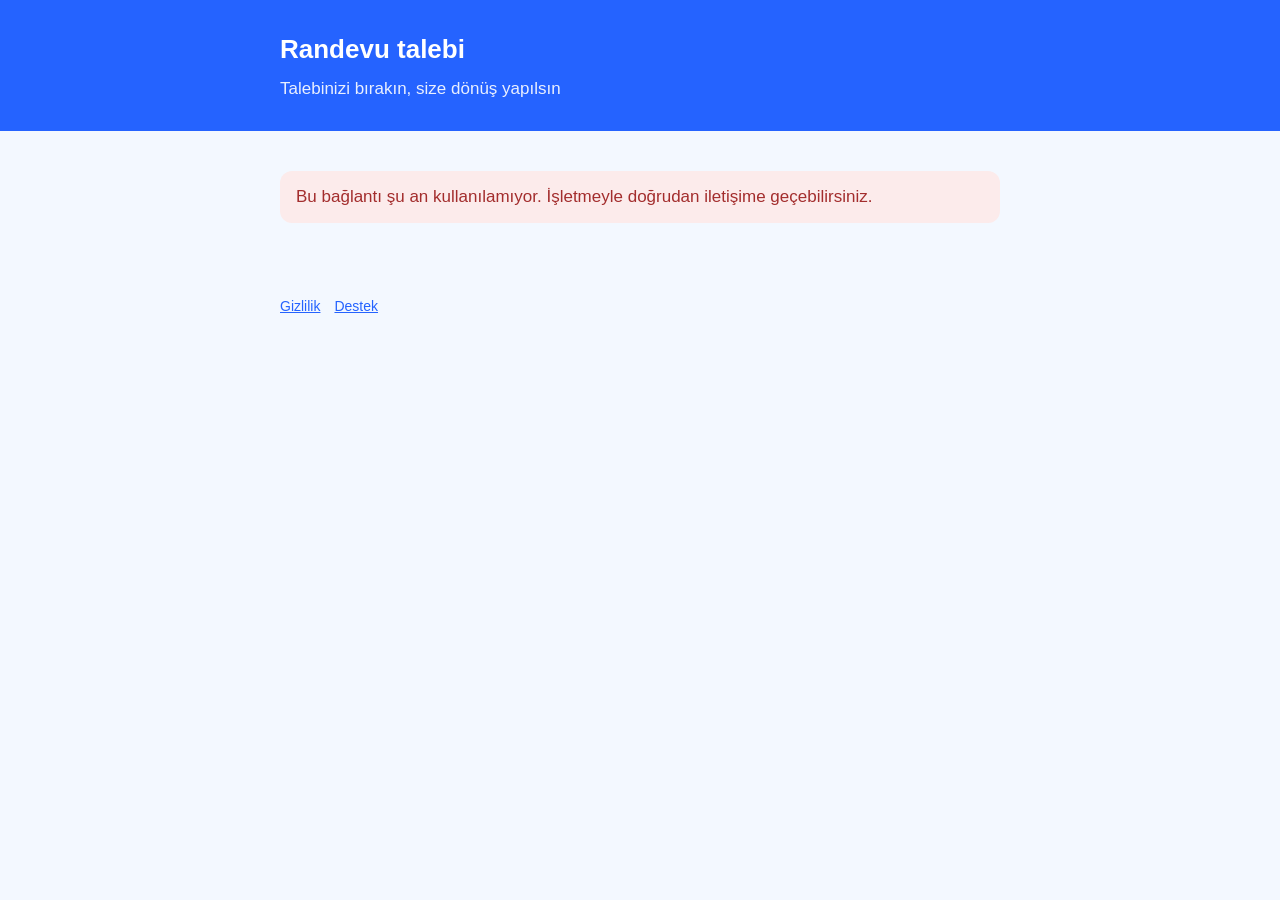
<file: randevu.html>
<!doctype html>
<html lang="tr">
<head>
<meta charset="utf-8">
<meta name="viewport" content="width=device-width, initial-scale=1">
<meta name="robots" content="noindex">
<title>Randevu talebi</title>
<link rel="stylesheet" href="stil.css">
<style>
  label { display:block; font-weight:600; margin:16px 0 6px; }
  input[type=text], input[type=tel], input[type=date], select, textarea { width:100%; font:inherit; padding:12px; border:1px solid var(--cizgi); border-radius:10px; background:var(--yuzey); color:var(--metin); }
  .dilimler { display:flex; flex-wrap:wrap; gap:8px; }
  .dilimler label { margin:0; font-weight:500; border:1px solid var(--cizgi); border-radius:999px; padding:10px 16px; background:var(--yuzey); cursor:pointer; }
  .dilimler input { margin-right:6px; }
  .gunDugmeleri { display:flex; gap:8px; margin-top:8px; }
  .gunDugmeleri button { flex:1; width:auto; margin:0; padding:10px 8px; background:var(--yuzey); color:var(--metin); border:1px solid var(--cizgi); border-radius:10px; font-weight:600; }
  .gunDugmeleri button:disabled { opacity:.4; }
  .dilimler label.pasif { opacity:.38; text-decoration:line-through; cursor:not-allowed; }
  .dilimler label.secili { border-color:var(--marka); background:var(--marka); color:#fff; }
  .dilimler input[type=radio] { position:absolute; opacity:0; pointer-events:none; }
  .dilimler label:has(input:focus-visible) { outline:3px solid var(--marka); outline-offset:2px; }
  .onay { display:flex; gap:10px; align-items:flex-start; font-weight:400; font-size:15px; }
  .onay input { margin-top:4px; width:20px; height:20px; flex:none; }
  button { font:inherit; font-weight:700; width:100%; margin-top:22px; padding:14px; border:0; border-radius:12px; background:var(--marka); color:#fff; cursor:pointer; }
  button:disabled { opacity:.6; cursor:default; }
  .hata { background:#FCEBEB; color:#A32D2D; border-radius:12px; padding:12px 16px; margin:16px 0; }
  .tamam { background:#EAF3DE; color:#3B6D11; border-radius:12px; padding:16px; margin:16px 0; }
  .tuzak { position:absolute; left:-9999px; width:1px; height:1px; overflow:hidden; }
  [hidden] { display:none !important; }
  header p { color:#fff; }
</style>
</head>
<body>
<header><div class="kap"><h1 id="baslik">Randevu talebi</h1><p>Talebinizi bırakın, size dönüş yapılsın</p></div></header>
<main>
<p id="yukleniyor" class="soluk">Yükleniyor…</p>
<div id="bulunamadi" class="hata" hidden>Bu bağlantı şu an kullanılamıyor. İşletmeyle doğrudan iletişime geçebilirsiniz.</div>

<form id="form" hidden novalidate>
  <div class="kutu soluk">Bu bir <strong>randevu değil, talep</strong> formudur. Günü seçince dolu ve boş saatleri görürsünüz; boş bir saati seçin. İşletme talebinizi onaylayıp sizinle iletişime geçer.</div>

  <label for="hizmet">Hizmet (isteğe bağlı)</label>
  <select id="hizmet"><option value="">Henüz karar vermedim</option></select>

  <div id="calisanAlani" hidden>
    <label>Kimden randevu istiyorsunuz?</label>
    <div class="dilimler" id="calisanlar"></div>
  </div>

  <label for="gun">Hangi gün?</label>
  <input type="date" id="gun" required>
  <div class="gunDugmeleri">
    <button type="button" id="oncekiGun">‹ Önceki gün</button>
    <button type="button" id="sonrakiGun">Sonraki gün ›</button>
  </div>

  <label>Hangi saat?</label>
  <p id="saatBilgi" class="soluk" style="margin:0 0 8px">Önce günü seçin.</p>
  <div class="dilimler" id="saatler"></div>

  <label for="ad">Adınız soyadınız</label>
  <input type="text" id="ad" autocomplete="name" maxlength="120" required>

  <label for="telefon">Cep telefonunuz</label>
  <input type="tel" id="telefon" autocomplete="tel" inputmode="tel" placeholder="05xx xxx xx xx" maxlength="20" required>

  <!-- Yalnız müşteriye GİDEN işletmelerde (tesisat, elektrik, klima…) görünür: gitmeden adres bilinmeli. -->
  <div id="adresAlani" hidden>
    <label for="adres">Adresiniz (mahalle, sokak, kapı no)</label>
    <textarea id="adres" rows="2" maxlength="300" autocomplete="street-address"></textarea>
  </div>

  <label for="not">Eklemek istediğiniz not (isteğe bağlı)</label>
  <textarea id="not" rows="3" maxlength="300"></textarea>

  <!-- Gizli tuzak alanı: insan görmez, otomatik programlar doldurur. -->
  <div class="tuzak" aria-hidden="true"><label for="web">Web sitesi</label><input type="text" id="web" tabindex="-1" autocomplete="off"></div>

  <label class="onay"><input type="checkbox" id="kvkk"><span>Adımın, telefonumun <span id="kvkkAdres" hidden>ve adresimin </span>randevu talebime dönüş yapılması amacıyla <strong id="isletmeAdi">işletme</strong> ile paylaşılmasını kabul ediyorum. Ayrıntı için <a href="gizlilik.html" target="_blank" rel="noopener">Gizlilik Politikası</a>.</span></label>

  <div id="hata" class="hata" hidden role="alert"></div>
  <button type="submit" id="gonder">Talebi gönder</button>
</form>

<div id="tamam" class="tamam" hidden role="status"><strong>Talebiniz alındı.</strong><br>İşletme talebinizi onaylamak için sizinle telefonla ya da WhatsApp'tan iletişime geçecek. Randevunuz bu aşamada kesinleşmemiştir.</div>
</main>
<footer><nav><a href="gizlilik.html">Gizlilik</a><a href="destek.html">Destek</a></nav></footer>

<script>
(function () {
  // Herkese açık anahtar (publishable): yalnız iki açık işleve (online_isletme, online_talep_gonder) erişir; tablolar kapalıdır.
  var API = 'https://vvrsmicxkakfoprihorp.supabase.co/rest/v1/rpc/';
  var ANAHTAR = 'sb_publishable_Tdrenv1t7daOEJEUpsHXzg_zGshYREZ';
  var salon = (new URLSearchParams(location.search).get('salon') || '').toLowerCase().trim();
  var $ = function (id) { return document.getElementById(id); };

  function cagir(ad, govde) {
    return fetch(API + ad, {
      method: 'POST',
      headers: { 'Content-Type': 'application/json', apikey: ANAHTAR, Authorization: 'Bearer ' + ANAHTAR },
      body: JSON.stringify(govde)
    }).then(function (r) { if (!r.ok) throw new Error('http ' + r.status); return r.json(); });
  }
  function yerel(d) { return d.getFullYear() + '-' + String(d.getMonth() + 1).padStart(2, '0') + '-' + String(d.getDate()).padStart(2, '0'); }

  var MESAJ = {
    kvkk: 'Devam etmek için paylaşım onayını işaretleyin.',
    ad: 'Adınızı ve soyadınızı yazın.',
    telefon: 'Cep telefonunuzu doğru yazın. Örn. 0532 123 45 67',
    tarih: 'Tarih seçin (bugünden itibaren en çok 60 gün sonrası).',
    hizmet: 'Seçtiğiniz hizmet artık kullanılamıyor. Sayfayı yenileyip tekrar deneyin.',
    adres: 'Adresinizi yazın (mahalle, sokak ve kapı numarası). İşletme size gelebilmek için adrese ihtiyaç duyar.',
    saat: 'Seçtiğiniz saat az önce doldu. Başka bir saat seçin.',
    calisan: 'Seçtiğiniz kişi artık seçilemiyor. Sayfayı yenileyip tekrar deneyin.',
    limit: 'Çok fazla talep gönderdiniz. Lütfen biraz sonra tekrar deneyin ya da işletmeyi arayın.',
    bulunamadi: 'Bu bağlantı şu an kullanılamıyor.'
  };

  function kapali() { $('yukleniyor').hidden = true; $('bulunamadi').hidden = false; }
  if (!/^[a-z0-9][a-z0-9-]{1,38}[a-z0-9]$/.test(salon)) { kapali(); return; }

  cagir('online_isletme', { p_ad: salon }).then(function (b) {
    if (!b) { kapali(); return; }
    document.title = b.ad + ' · Randevu talebi';
    $('baslik').textContent = b.ad;
    $('isletmeAdi').textContent = b.ad;
    if (b.tur === 'saha_hizmeti') { $('adresAlani').hidden = false; $('kvkkAdres').hidden = false; }
    (b.hizmetler || []).forEach(function (h) {
      var o = document.createElement('option'); o.value = h.id; o.textContent = h.ad; $('hizmet').appendChild(o);
    });
    tumCalisan = b.calisanlar || []; kisitli = b.kisitli || {};
    calisanlariCiz();
    var bugun = new Date(), son = new Date(); son.setDate(son.getDate() + 60);
    $('gun').min = yerel(bugun); $('gun').max = yerel(son);
    $('yukleniyor').hidden = true; $('form').hidden = false;
  }).catch(function () {
    $('yukleniyor').hidden = true;
    var h = $('bulunamadi'); h.textContent = 'Sayfa şu an açılamadı. Bağlantınızı kontrol edip tekrar deneyin.'; h.hidden = false;
  });

  // Çalışan düğmeleri seçilen hizmete göre daralır: işletme bir hizmeti yalnız belirli kişilere bağladıysa (kisitli) yalnız onlar görünür.
  var tumCalisan = [], kisitli = {};
  function calisanlariCiz() {
    var h = $('hizmet').value, cs = document.querySelector('input[name=calisan]:checked'), onceki = cs ? cs.value : '';
    var liste = tumCalisan.filter(function (c) { return !h || !kisitli[h] || kisitli[h].indexOf(c.id) >= 0; });
    var varMi = liste.some(function (c) { return c.id === onceki; });
    $('calisanAlani').hidden = !liste.length;
    if (!liste.length) { $('calisanlar').innerHTML = ''; return; }
    chipler('calisanlar', 'calisan', [{ v: '', y: 'Fark etmez' }].concat(liste.map(function (c) { return { v: c.id, y: c.ad }; })), varMi ? onceki : '', saatleriGetir);
  }

  // Seçim düğmeleri (radyo): liste öğeleri {v: değer, y: yazı, pasif: seçilemez}. Pasifler soluk ve tıklanamaz.
  function chipler(kapId, ad, liste, secili, degisti) {
    var k = $(kapId); k.innerHTML = '';
    liste.forEach(function (o) {
      var l = document.createElement('label'), i = document.createElement('input');
      i.type = 'radio'; i.name = ad; i.value = o.v; i.checked = o.v === secili && !o.pasif; i.disabled = !!o.pasif;
      l.appendChild(i); l.appendChild(document.createTextNode(o.y));
      l.className = (o.pasif ? 'pasif ' : '') + (i.checked ? 'secili' : '');
      if (o.pasif) l.title = 'Bu saat dolu';
      i.addEventListener('change', function () {
        Array.prototype.forEach.call(k.children, function (c) { c.className = c.className.replace(/\bsecili\b/g, '').trim(); });
        l.className = (l.className + ' secili').trim();
        if (degisti) degisti();
      });
      k.appendChild(l);
    });
  }
  // Boş/dolu saatler: gün, hizmet veya çalışan değişince yeniden istenir. Sıra numarası, geç gelen eski yanıtın yenisini ezmesini önler.
  var sira = 0;
  function saatleriGetir() {
    var g = $('gun').value, bilgi = $('saatBilgi'), n = ++sira;
    var cs = document.querySelector('input[name=calisan]:checked');
    if (!g) { $('saatler').innerHTML = ''; bilgi.textContent = 'Önce günü seçin.'; return; }
    bilgi.textContent = 'Saatler yükleniyor…'; $('saatler').innerHTML = '';
    cagir('online_saatler', { p_ad: salon, p_gun: g, p_hizmet: $('hizmet').value || null, p_personel: cs && cs.value ? cs.value : null }).then(function (l) {
      if (n !== sira) return;
      l = Array.isArray(l) ? l : [];
      var bos = l.filter(function (x) { return x.b; }).length;
      // Çalışan o gün çalışmıyorsa 24 çizili düğme yerine açık bir cümle (sebep yazılmaz: izin/rapor ayrımı müşteriye açılmaz).
      if (l.length && l[0].i) {
        var kim = cs && cs.value ? cs.parentNode.textContent.trim() : '';
        bilgi.textContent = (kim ? kim + ' bu gün çalışmıyor.' : 'Bu gün randevu alınamıyor.') + ' Başka bir gün' + (kim ? ' ya da kişi' : '') + ' seçebilir, ya da “Fark etmez” ile talep bırakabilirsiniz.';
        chipler('saatler', 'saat', [{ v: '', y: 'Fark etmez' }], '', null);
        var fe0 = $('saatler').lastChild; fe0.firstChild.checked = true; fe0.className = 'secili';
        return;
      }
      bilgi.textContent = bos ? 'Soluk saatler dolu. Boş bir saati seçin ya da “Fark etmez”i bırakın.' : 'Bu gün' + (cs && cs.value ? ' bu kişi için' : '') + ' boş saat görünmüyor. Başka bir gün ya da kişi seçebilir, ya da “Fark etmez” ile talep bırakabilirsiniz.';
      chipler('saatler', 'saat', l.map(function (x) { return { v: x.s, y: x.s, pasif: !x.b }; }).concat([{ v: '', y: 'Fark etmez' }]), '', null);
      var fe = $('saatler').lastChild; fe.firstChild.checked = true; fe.className = 'secili';
    }).catch(function () {
      if (n !== sira) return;
      bilgi.textContent = 'Saatler getirilemedi. “Fark etmez” ile talep bırakabilirsiniz.';
      chipler('saatler', 'saat', [{ v: '', y: 'Fark etmez' }], '', null);
      var fe = $('saatler').lastChild; fe.firstChild.checked = true; fe.className = 'secili';
    });
  }
  // Önceki/sonraki gün kısayolu: tarih kutusunu bir gün kaydırır (bugünden önce ve en çok 60 gün sonrası dışına çıkmaz).
  function gunDugmeDurum() {
    var g = $('gun').value;
    $('oncekiGun').disabled = !g || g <= $('gun').min;
    $('sonrakiGun').disabled = !!g && g >= $('gun').max;
  }
  function gunGit(n) {
    var g = $('gun').value;
    var d = g ? new Date(g + 'T12:00:00') : new Date($('gun').min + 'T12:00:00');
    if (g) d.setDate(d.getDate() + n);
    var y = yerel(d);
    if (y < $('gun').min || y > $('gun').max) return;
    $('gun').value = y;
    gunDugmeDurum();
    saatleriGetir();
  }
  $('oncekiGun').addEventListener('click', function () { gunGit(-1); });
  $('sonrakiGun').addEventListener('click', function () { gunGit(1); });
  $('gun').addEventListener('change', gunDugmeDurum);
  gunDugmeDurum();
  $('gun').addEventListener('change', saatleriGetir);
  $('hizmet').addEventListener('change', function () { calisanlariCiz(); saatleriGetir(); });

  $('form').addEventListener('submit', function (e) {
    e.preventDefault();
    var hata = $('hata'); hata.hidden = true;
    var saatSecim = document.querySelector('input[name=saat]:checked');
    $('gonder').disabled = true;
    cagir('online_talep_gonder', {
      p_ad: salon, p_hizmet: $('hizmet').value || null, p_musteri_ad: $('ad').value, p_telefon: $('telefon').value,
      p_gun: $('gun').value || null, p_dilim: 'farketmez', p_saat: saatSecim && saatSecim.value ? saatSecim.value : null, p_not: $('not').value || null,
      p_kvkk: $('kvkk').checked, p_tuzak: $('web').value, p_adres: $('adres').value || null, p_personel: (document.querySelector('input[name=calisan]:checked') || {}).value || null
    }).then(function (s) {
      if (s === 'tamam') { $('form').hidden = true; $('tamam').hidden = false; window.scrollTo(0, 0); return; }
      hata.textContent = MESAJ[s] || 'Talep gönderilemedi. Tekrar deneyin.'; hata.hidden = false; $('gonder').disabled = false;
    }).catch(function () {
      hata.textContent = 'Talep gönderilemedi. Bağlantınızı kontrol edip tekrar deneyin.'; hata.hidden = false; $('gonder').disabled = false;
    });
  });
})();
</script>
</body>
</html>
</file>
<file: stil.css>
:root { color-scheme: light dark; --zemin:#F3F8FF; --yuzey:#fff; --metin:#0F1F3D; --ikinci:#4A5B78; --cizgi:rgba(15,31,61,.14); --marka:#2563FF; --uyari-z:#FAEEDA; --uyari:#854F0B; }
@media (prefers-color-scheme: dark) { :root { --zemin:#0C1424; --yuzey:#142038; --metin:#EAF1FF; --ikinci:#A9B8D3; --cizgi:rgba(255,255,255,.16); --marka:#6CA6FF; --uyari-z:#412402; --uyari:#FAC775; } }
* { box-sizing: border-box; }
body { margin:0; background:var(--zemin); color:var(--metin); font:17px/1.65 -apple-system,"Segoe UI",Roboto,Arial,sans-serif; }
header { background:var(--marka); color:#fff; padding:28px 20px; }
header .kap, main { max-width:760px; margin:0 auto; padding:0 20px; }
header h1 { margin:0; font-size:26px; }
header p { margin:4px 0 0; opacity:.9; }
main { padding-top:24px; padding-bottom:56px; }
h2 { font-size:20px; margin:32px 0 8px; }
p, li { color:var(--metin); }
.soluk { color:var(--ikinci); font-size:15px; }
a { color:var(--marka); }
table { width:100%; border-collapse:collapse; margin:12px 0; background:var(--yuzey); border:1px solid var(--cizgi); border-radius:10px; overflow:hidden; font-size:15px; }
th, td { text-align:left; vertical-align:top; padding:10px 12px; border-bottom:1px solid var(--cizgi); }
th { background:rgba(37,99,255,.08); }
tr:last-child td { border-bottom:0; }
.kutu { background:var(--yuzey); border:1px solid var(--cizgi); border-radius:12px; padding:14px 16px; margin:16px 0; }
.dikkat { background:var(--uyari-z); color:var(--uyari); border-radius:12px; padding:12px 16px; margin:16px 0; }
nav a { margin-right:14px; }
footer { color:var(--ikinci); font-size:14px; max-width:760px; margin:0 auto; padding:0 20px 40px; }
</file>
